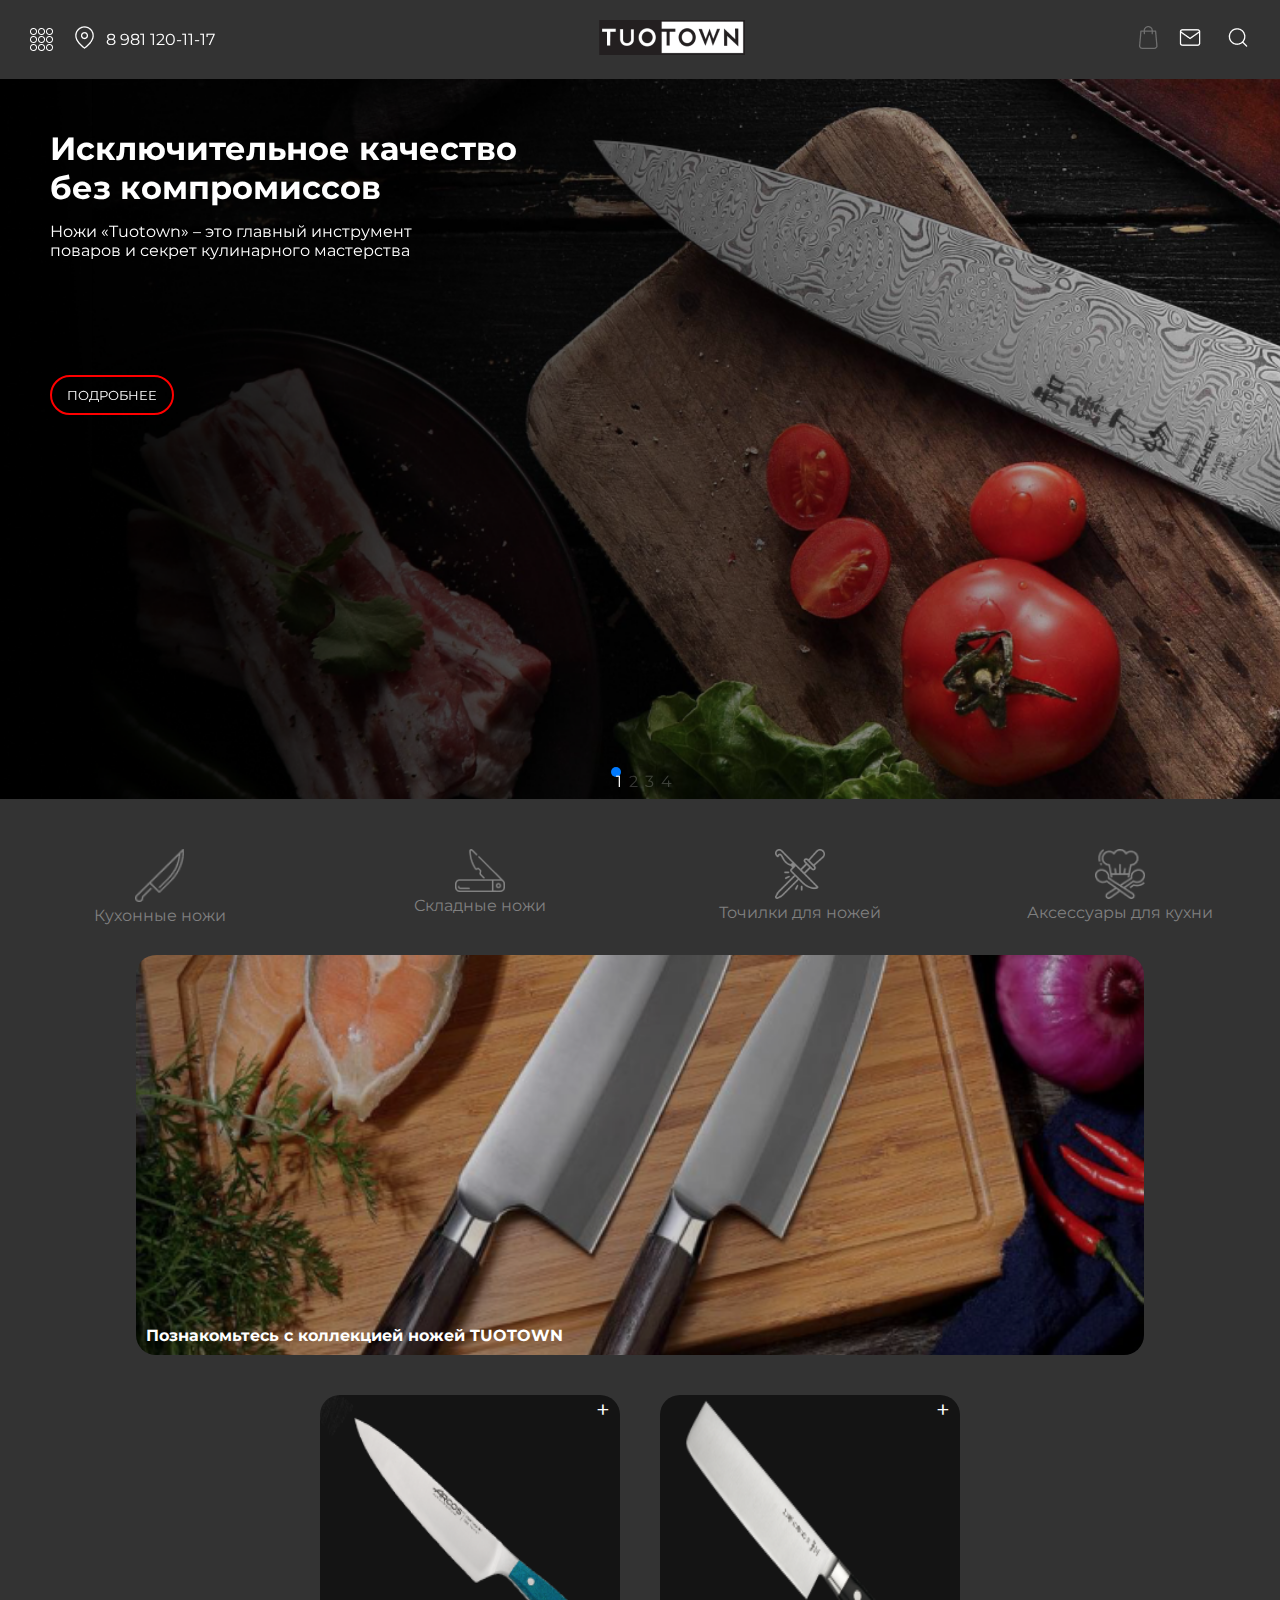
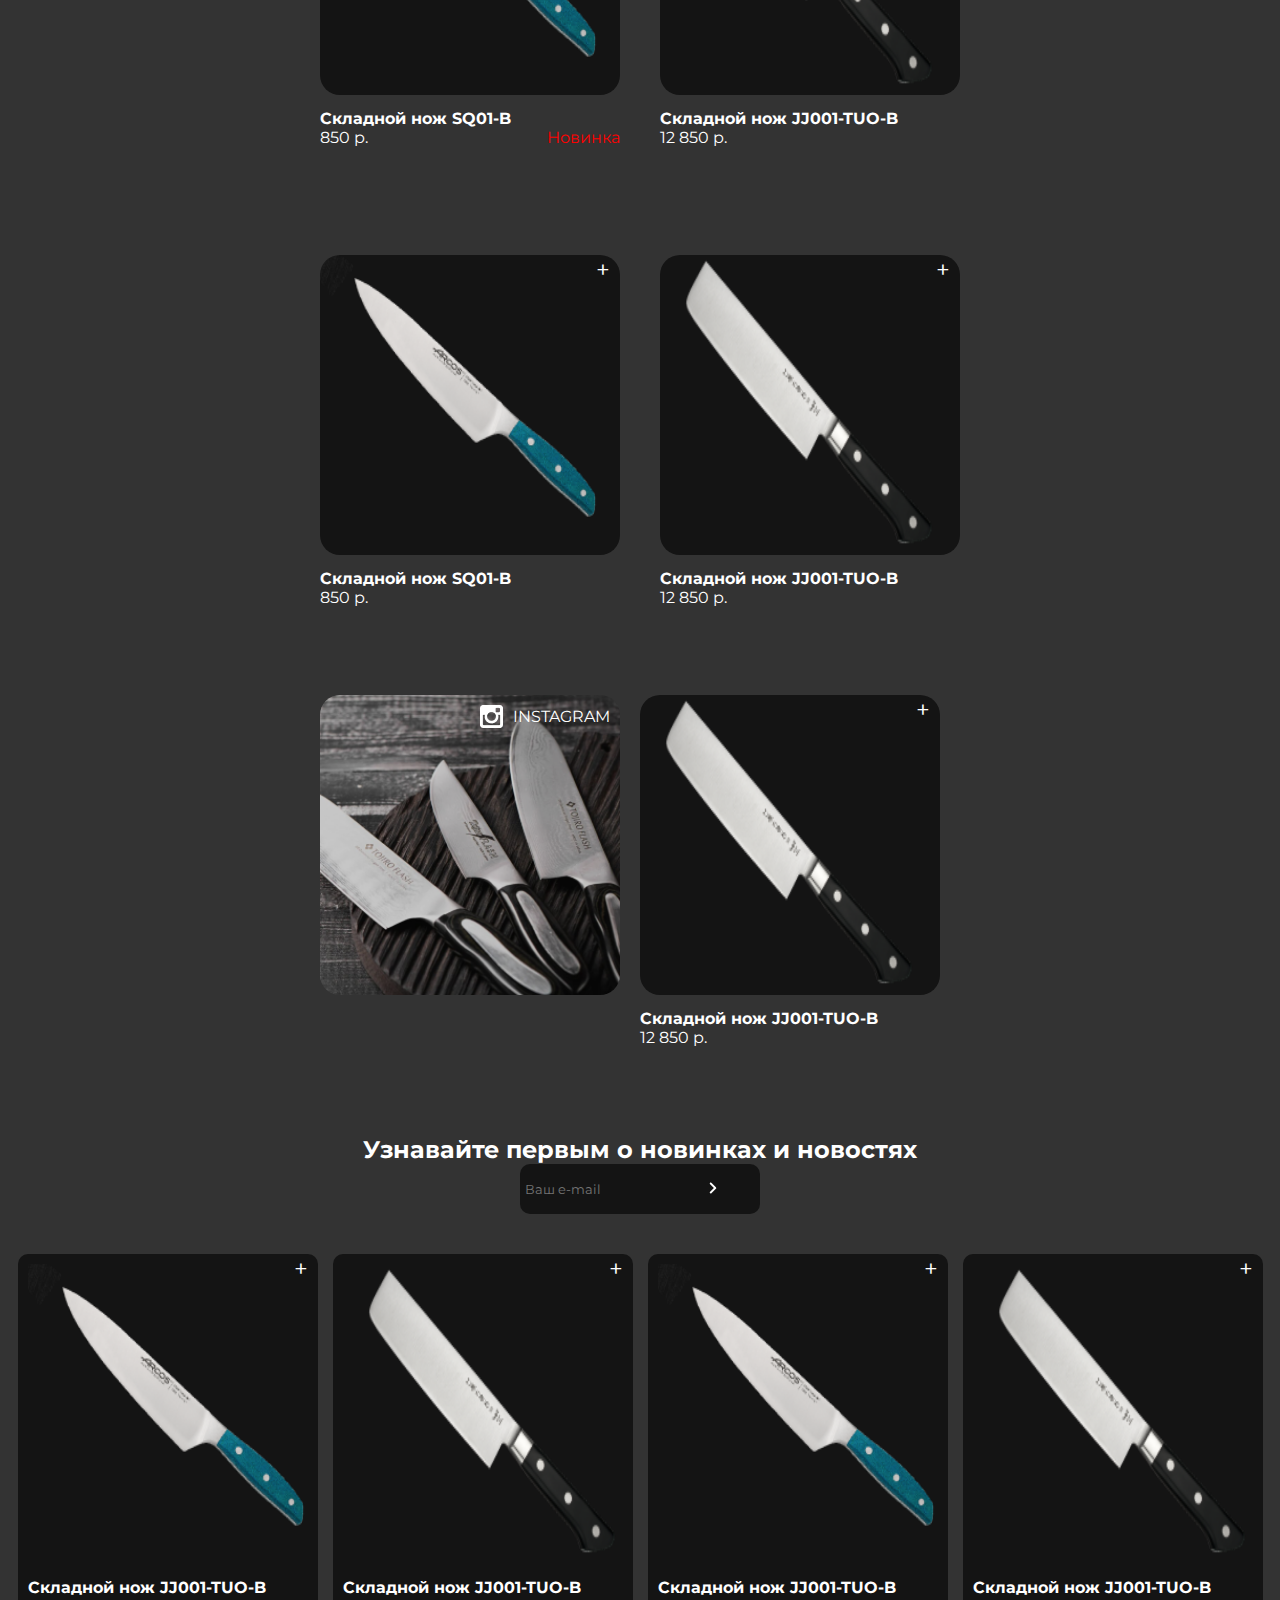
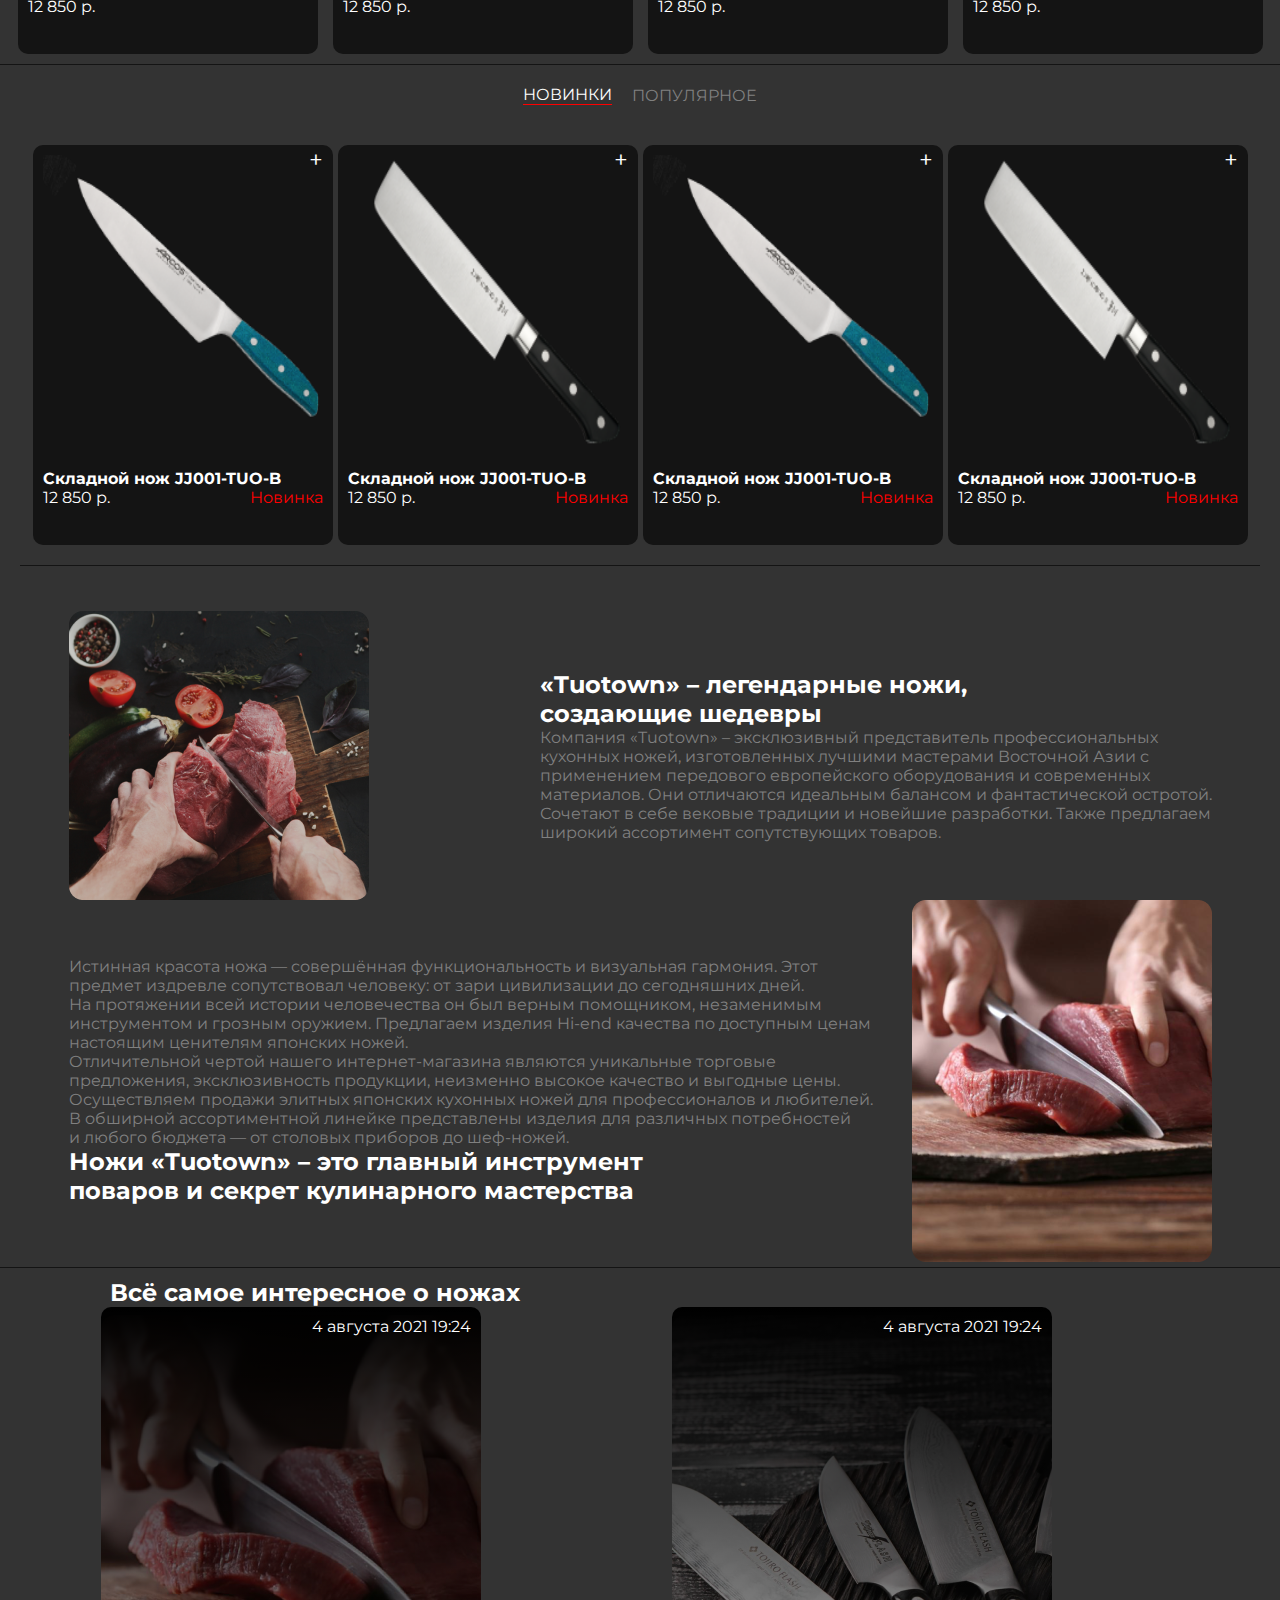
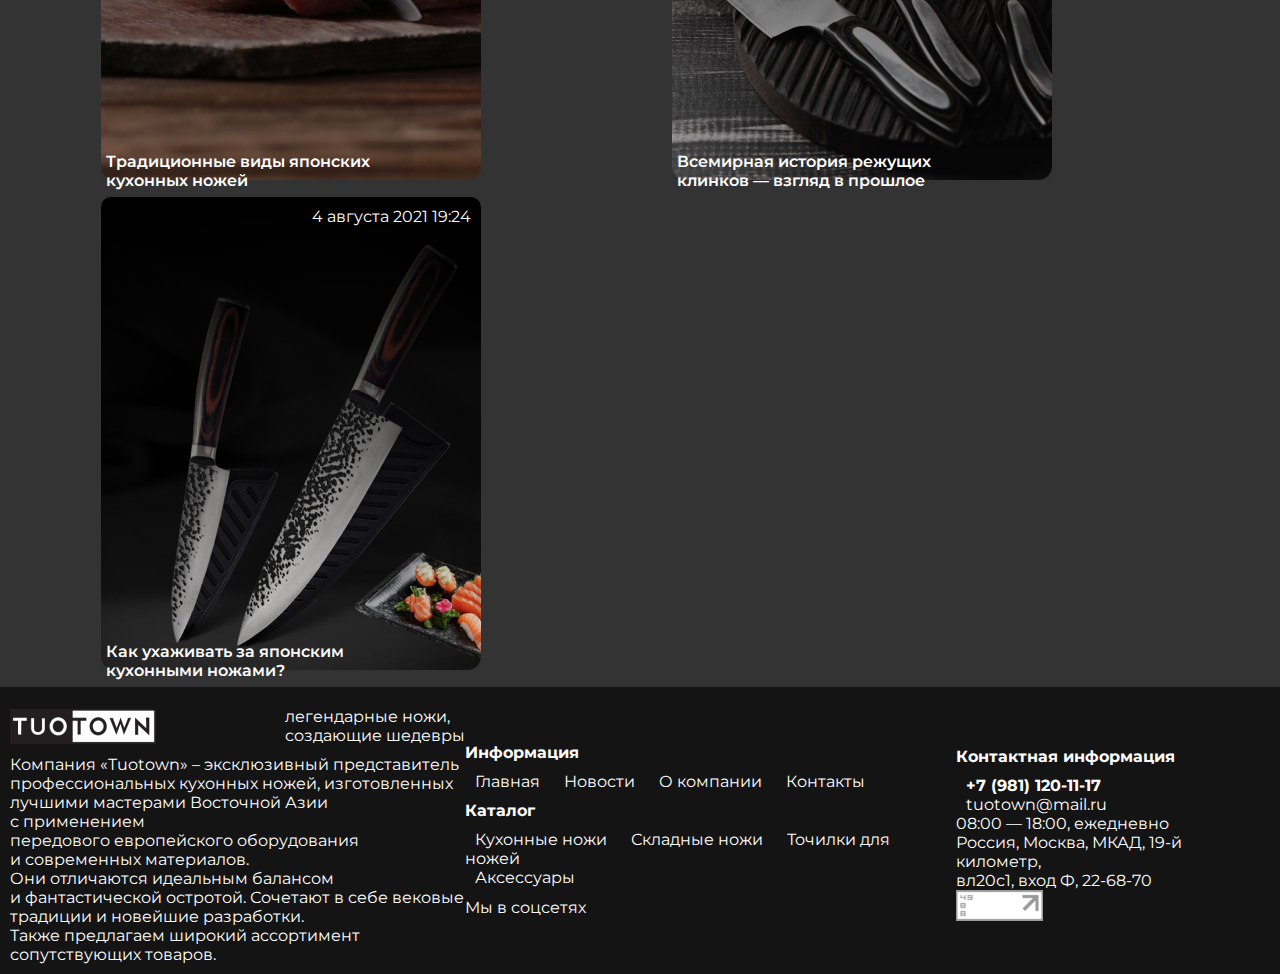
<file: index.html>
<!DOCTYPE html>
<html lang="en">
<head>
    <meta charset="UTF-8">
    <meta name="viewport" content="width=device-width, initial-scale=1.0">
    <!-- Bootsatrap link -->
    <link href="https://cdn.jsdelivr.net/npm/bootstrap@5.0.2/dist/css/bootstrap.min.css" rel="stylesheet" integrity="sha384-EVSTQN3/azprG1Anm3QDgpJLIm9Nao0Yz1ztcQTwFspd3yD65VohhpuuCOmLASjC" crossorigin="anonymous">
    <!-- Style link -->
     <link rel="stylesheet" href="./HomeStyle/index.css">
     <!-- Icons link -->
     <link rel="stylesheet" href="https://cdnjs.cloudflare.com/ajax/libs/font-awesome/6.6.0/css/all.min.css" integrity="sha512-Kc323vGBEqzTmouAECnVceyQqyqdsSiqLQISBL29aUW4U/M7pSPA/gEUZQqv1cwx4OnYxTxve5UMg5GT6L4JJg==" crossorigin="anonymous" referrerpolicy="no-referrer" />
    <!-- Swiper link -->
    <link rel="stylesheet" href="https://cdn.jsdelivr.net/npm/swiper@11/swiper-bundle.min.css"/>
    <!-- Logo -->
     <link rel="shortcut icon" href="./img/Home-img/card/Logo.png" type="image/x-icon">
     <title>TUOTOWN</title>
</head>
<body>
<!-- Navbar section start -->
<div class="head-all">
    <nav id="navbar">
        <div class="nav-lockal">
            <img src="./img/Home-img/icons/menu.png" alt="" class="bars">
            <a href="./Map.html"><img src="./img/Home-img/icons/map.png" alt="" class="nav-locka"></a>
            <a href="tel:8 981 120-11-17" class="tel">8 981 120-11-17</a>
            <div class="nav-phone">
                <a href="tel:8 981 120-11-17"><img src="./img/Home-img/icons/header icon.png" alt=""></a>
                <a href="./Basket.html"><img src="./img/Home-img/icons/shop.png" alt=""></a>
            </div>
        </div>
        <div class="nav-logo">
            <img src="./img/Home-img/card/Logo.png" alt="">
        </div>
        <div class="nav-email">
            <a href="./Basket.html" class="nav-shop"><img src="./img/Home-img/icons/shop.png" alt="" class="nav-shop"></a>
            <div class="nav-email2">
                <a href="./servis.html"><img src="./img/Home-img/icons/mail.png" alt=""></a>
                <a href=""><img src="./img/Home-img/icons/search.png" alt=""></a>
            </div>
        </div>
        <ul class="nav-list">
            <div class="nav-bars">
                <img src="./img/Home-img/icons/Vector.png" alt="" class="nav-menu">
                <div class="nav-email3">
                    <a href="./servis.html"><img src="./img/Home-img/icons/mail.png" alt=""></a>
                    <a href=""><img src="./img/Home-img/icons/search.png" alt=""></a>
                </div>
            </div>
            <li class="nav-itm">
                <a href="./Catalog-2.html">Кухонные ножи TUOTOWN</a>
            </li>
            <li class="nav-itm">
                <a href="./Catalog-2.html">Складные ножи TUOTOWN</a>
            </li>
            <li class="nav-itm">
                <a href="">Кухонные ножи QXF</a>
            </li>
            <li class="nav-itm">
                <a href="./Catalog-2.html">Точильные камни</a>
            </li>
            <li class="nav-itm">
                <a href="./Catalog-2.html">Наборы для BBQ</a>
            </li>
            <li class="nav-itm">
                <a href="./Catalog-2.html">Кухонные принадлежности</a>
            </li>
            <li class="nav-itm">
                <a href="./Catalog-2.html">Туристические товары</a>
            </li>
            <div class="nav-contact">
                <a href="./Product.html">Новости</a> <br>
                <a href="./Catalog.html">О компании</a> <br>
                <a href="./servis.html">Контакты</a> <br>
                <a href="./Catalog.html">Как проехать</a>
            </div>
        </ul>
    </nav>
</div>
<!-- Navbar section end -->
<!-- Head section start -->
    <div class="swiper mySwiper head-slider">
        <div class="swiper-wrapper">
          <div class="swiper-slide">
            <header id="head">
                <div class="head-all2">
                    <h1>Исключительное качество <br> без компромиссов</h1>
                    <div class="head-text">Ножи «Tuotown» – это главный инструмент <br> поваров и секрет кулинарного мастерства</div>
                    <button class="head-btn1">Купить</button>
                    <button class="head-btn">ПОДРОБНЕЕ</button>
                </div>
            </header>
          </div>
          <div class="swiper-slide">
                <header id="head">
        <div class="head-all2">
            <h1>Исключительное качество <br> без компромиссов</h1>
            <div class="head-text">Ножи «Tuotown» – это главный инструмент <br> поваров и секрет кулинарного мастерства</div>
            <button class="head-btn1">Купить</button>
            <button class="head-btn">ПОДРОБНЕЕ</button>
        </div>
    </header>
          </div>
          <div class="swiper-slide">
                <header id="head">
        <div class="head-all2">
            <h1>Исключительное качество <br> без компромиссов</h1>
            <div class="head-text">Ножи «Tuotown» – это главный инструмент <br> поваров и секрет кулинарного мастерства</div>
            <button class="head-btn1">Купить</button>
            <button class="head-btn">ПОДРОБНЕЕ</button>
        </div>
    </header>
          </div>
          <div class="swiper-slide">
                <header id="head">
        <div class="head-all2">
            <h1>Исключительное качество <br> без компромиссов</h1>
            <div class="head-text">Ножи «Tuotown» – это главный инструмент <br> поваров и секрет кулинарного мастерства</div>
            <button class="head-btn1">Купить</button>
            <button class="head-btn">ПОДРОБНЕЕ</button>
        </div>
    </header>
          </div>
        </div>
        <div class="swiper-pagination"></div>
      </div>
<!-- Head section end -->

<!-- Icons section start -->
    <section id="icons">
        <div class="icons-card">
            <img src="./img/Home-img/card/Knif card.png" alt=""> <br>
            <a href="./Catalog-2.html">Кухонные ножи</a>
        </div>
        <div class="icons-card">
            <img src="./img/Home-img/card/knif card 2.png" alt=""> <br>
            <a href="./Catalog-2.html">Складные ножи</a>
        </div>
        <div class="icons-card">
            <img src="./img/Home-img/card/knif card 3.png" alt=""> <br>
            <a href="./Catalog-2.html">Точилки для ножей</a>
        </div>
        <div class="icons-card">
            <img src="./img/Home-img/card/knif card 4.png" alt=""> <br>
            <a href="./Catalog-2.html">Аксессуары для кухни</a>
        </div>
    </section>
<!-- Icons section end -->

<!-- Main section start -->
    <section id="main">
        <div class="main-all">
            <div class="main-cards">
                <div class="main-card main-img">
                    <div>Познакомьтесь с коллекцией ножей TUOTOWN</div>
                </div>
                <div class="main-card">
                    <div class="main-card-div">
                        <div class="main-imgs">
                            <img src="./img/Home-img/card/knif 11.png" alt="">
                            <span>+
                                <img src="./img/Home-img/icons/Vector (1).png" alt="">
                            </span>
                        </div>
                        <div class="m-bold">Складной нож SQ01-B</div>
                        <div class="m-price">
                            <div>850 р.</div>
                            <span>Новинка</span>
                        </div>
                    </div>
                    <div class="main-card-div">
                        <div class="main-imgs">
                            <img src="./img/Home-img/card/knif 12.png" alt="">
                            <span>+
                                <img src="./img/Home-img/icons/Vector (1).png" alt="">
                            </span>
                        </div>
                        <div class="m-bold">Складной нож JJ001-TUO-B</div>
                        <div class="m-price">
                            <div>12 850 р.</div>
                        </div>
                    </div>
                </div>
            </div>
            <div class="main-cards">
                <div class="main-card">
                    <div class="main-card-div">
                        <div class="main-imgs">
                            <img src="./img/Home-img/card/knif 11.png" alt="">
                            <span>+
                                <img src="./img/Home-img/icons/Vector (1).png" alt="">
                            </span>
                        </div>
                        <div class="m-bold">Складной нож SQ01-B</div>
                        <div class="m-price">
                            <div>850 р.</div>
                        </div>
                    </div>
                    <div class="main-card-div">
                        <div class="main-imgs">
                            <img src="./img/Home-img/card/knif 12.png" alt="">
                            <span>+
                                <img src="./img/Home-img/icons/Vector (1).png" alt="">
                            </span>
                        </div>
                        <div class="m-bold">Складной нож JJ001-TUO-B</div>
                        <div class="m-price">
                            <div>12 850 р.</div>
                        </div>
                    </div>
                </div>
                <div class="main-card">
                    <a href="https://www.instagram.com/" class="main-img2">
                        <div><img src="./img/Home-img/icons/instagram.png" alt=""> INSTAGRAM</div>
                    </a>
                    <div class="main-card-div">
                        <div class="main-imgs">
                            <img src="./img/Home-img/card/knif 12.png" alt="">
                            <span>+
                                <img src="./img/Home-img/icons/Vector (1).png" alt="">
                            </span>
                        </div>
                        <div class="m-bold">Складной нож JJ001-TUO-B</div>
                        <div class="m-price">
                            <div>12 850 р.</div>
                        </div>
                    </div>
                </div>
            </div>
        </div>
    </section>
<!-- Main section end -->

<!-- Main-res section start -->
    <section id="main-res">
        <div class="main-res-all">
            <div class="res-card">
                <img src="./img/Home-img/card/instagram.png" alt="">
                <div class="res-bold">Исключительное качество без <br> компромиссов</div>
                <p>Ножи «Tuotown» — это главный <br> инструмент поваров и секрет <br> кулинарного мастерства</p>
            </div>
            <div class="res-card">
                <img src="./img/Home-img/card/res knif.png" alt="">
                <div class="res-bold">Исключительное качество без <br> компромиссов</div>
                <p>Ножи «Tuotown» — это главный <br> инструмент поваров и секрет <br> кулинарного мастерства</p>
            </div>
            <div class="res-slid">
                <img src="./img/Home-img/card/res knifes.png" alt="">
            </div>
            <div class="res-k">
                <img src="./img/Home-img/card/res-kinife2.png" alt="">
            </div>
            <div class="res-kinif">
                <div class="res-x">Характеристики</div>
                <img src="./img/Home-img/card/res anal.png" alt="">
                <div class="res-text">
                    <div>Длина лезвия</div>
                    <div>24 см</div>
                </div>
                <div class="res-text">
                    <div>Длина лезвия</div>
                    <div>24 см</div>
                </div>
                <div class="res-text">
                    <div>Длина лезвия</div>
                    <div>24 см</div>
                </div>
                <div class="res-text">
                    <div>Длина лезвия</div>
                    <div>24 см</div>
                </div>
                <div class="res-harak">
                    <div class="r-plus">+</div>
                    <div class="res-t">больше характеристик</div>
                </div>
            </div>
        </div>
    </section>
<!-- Main-res section end -->

<!-- Cards section start -->
    <section id="cards">
        <div class="cards-text">Аксессуары (9)</div>
        <h2>Узнавайте первым о новинках и новостях</h2>
        <form class="cards-inputs" action="error">
            <input type="email" placeholder="Ваш e-mail" required>
            <button class="cards-right" type="submit"><img src="./img/Home-img/icons/right.png" alt=""></button>
        </form>
        <div class="cards-all">
            <div class="cards-card">
                    <div class="cards-card-div">
                        <div class="card-imgs">
                            <img src="./img/Home-img/card/knif 11.png" alt="" class="cards-img">
                            <span>+
                                <img src="./img/Home-img/icons/Vector (1).png" alt="">
                            </span>
                        </div>
                        <div class="m-bold">Складной нож JJ001-TUO-B</div>
                        <div class="m-price">
                            <div>12 850 р.</div>
                        </div>
                    </div>
            </div>
            <div class="cards-card">
                    <div class="cards-card-div">
                        <div class="card-imgs">
                            <img src="./img/Home-img/card/knif 12.png" alt="" class="cards-img">
                            <span>+
                                <img src="./img/Home-img/icons/Vector (1).png" alt="">
                            </span>
                        </div>
                        <div class="m-bold">Складной нож JJ001-TUO-B</div>
                        <div class="m-price">
                            <div>12 850 р.</div>
                        </div>
                    </div>
            </div>
            <div class="cards-card">
                     <div class="cards-card-div">
                        <div class="card-imgs">
                            <img src="./img/Home-img/card/knif 11.png" alt="" class="cards-img">
                            <span>+
                                <img src="./img/Home-img/icons/Vector (1).png" alt="">
                            </span>
                        </div>
                        <div class="m-bold">Складной нож JJ001-TUO-B</div>
                        <div class="m-price">
                            <div>12 850 р.</div>
                        </div>
                    </div>
            </div>
            <div class="cards-card">
                    <div class="cards-card-div">
                        <div class="card-imgs">
                            <img src="./img/Home-img/card/knif 12.png" alt="" class="cards-img">
                            <span>+
                                <img src="./img/Home-img/icons/Vector (1).png" alt="">
                            </span>
                        </div>
                        <div class="m-bold">Складной нож JJ001-TUO-B</div>
                        <div class="m-price">
                            <div>12 850 р.</div>
                        </div>
                    </div>
            </div>
        </div>
    </section>
<!-- Cards section end -->

<!-- Cards2 section start -->
    <section id="cards2">
        <div class="cards2-text">
            <div>НОВИНКИ</div>
            <div>ПОПУЛЯРНОЕ</div>
        </div>
        <div class="cards2-all">
            <div class="cards-card-div">
                <div class="card-imgs">
                    <img src="./img/Home-img/card/knif 11.png" alt="" class="cards-img">
                    <span>+
                        <img src="./img/Home-img/icons/Vector (1).png" alt="">
                    </span>
                </div>
                <div class="m-bold">Складной нож JJ001-TUO-B</div>
                <div class="m-price">
                    <div>12 850 р.</div>
                    <span>Новинка</span>
                </div>
            </div>
            <div class="cards-card-div">
                <div class="card-imgs">
                    <img src="./img/Home-img/card/knif 12.png" alt="" class="cards-img">
                    <span>+
                        <img src="./img/Home-img/icons/Vector (1).png" alt="">
                    </span>
                </div>
                <div class="m-bold">Складной нож JJ001-TUO-B</div>
                <div class="m-price">
                    <div>12 850 р.</div>
                    <span>Новинка</span>
                </div>
            </div>
            <div class="cards-card-div">
                <div class="card-imgs">
                    <img src="./img/Home-img/card/knif 11.png" alt="" class="cards-img">
                    <span>+
                        <img src="./img/Home-img/icons/Vector (1).png" alt="">
                    </span>
                </div>
                <div class="m-bold">Складной нож JJ001-TUO-B</div>
                <div class="m-price">
                    <div>12 850 р.</div>
                    <span>Новинка</span>
                </div>
            </div>
            <div class="cards-card-div">
                <div class="card-imgs">
                    <img src="./img/Home-img/card/knif 12.png" alt="" class="cards-img">
                    <span>+
                        <img src="./img/Home-img/icons/Vector (1).png" alt="">
                    </span>
                </div>
                <div class="m-bold">Складной нож JJ001-TUO-B</div>
                <div class="m-price">
                    <div>12 850 р.</div>
                    <span>Новинка</span>
                </div>
            </div>
        </div>
    </section>
<!-- Cards2 section end -->

<!-- About section start -->
    <section id="about">
        <div class="about-cards">
            <div class="about-card">
                <img src="./img/Home-img/card/meal.png" alt="">
                <div class="about-text">
                    <h2>«Tuotown» – легендарные ножи, <BR> создающие шедевры</h2>
                    <p>Компания «Tuotown» – эксклюзивный представитель профессиональных <br>
                        кухонных ножей, изготовленных лучшими мастерами Восточной Азии с <br>
                        применением передового европейского оборудования и современных <br>
                        материалов. Они отличаются идеальным балансом и фантастической остротой. <br>
                        Сочетают в себе вековые традиции и новейшие разработки. Также предлагаем <br>
                        широкий ассортимент сопутствующих товаров.</p>
                </div>
            </div>
            <div class="about-card">
                <div class="about-text">
                    <p>Истинная красота ножа — совершённая функциональность и визуальная гармония. Этот <br>
                        предмет издревле сопутствовал человеку: от зари цивилизации до сегодняшних дней. <br>
                        На протяжении всей истории человечества он был верным помощником, незаменимым <br>
                        инструментом и грозным оружием. Предлагаем изделия Hi-end качества по доступным ценам <br>
                        настоящим ценителям японских ножей.</p>
                    <p>Отличительной чертой нашего интернет-магазина являются уникальные торговые <br>
                        предложения, эксклюзивность продукции, неизменно высокое качество и выгодные цены. <br>
                        Осуществляем продажи элитных японских кухонных ножей для профессионалов и любителей. <br>
                        В обширной ассортиментной линейке представлены изделия для различных потребностей <br>
                        и любого бюджета — от столовых приборов до шеф-ножей.</p>
                    <h2>Ножи «Tuotown» – это главный инструмент <br> поваров и секрет кулинарного мастерства</h2>
                </div>
                <img src="./img/Home-img/card/meal 2.png" alt="" class="about-img">
                <img src="./img/Home-img/card/knife ar.png" alt="" class="about-img2">
            </div>
            <div class="about-card2">
                <img src="./img/Home-img/card/meal 2.png" alt="" class="about-img3">
                <div class="about-text">
                    <p>Отличительной чертой нашего <br>
                        интернет-магазина являются <br>
                        уникальные торговые предложения, <br>
                        эксклюзивность продукции, неизменно <br>
                        высокое качество и выгодные цены. </p>
                    <p>Осуществляем продажи элитных <br>
                        японских кухонных ножей <br>
                        для профессионалов и любителей. <br>
                        В обширной ассортиментной линейке <br>
                        представлены изделия для различных <br>
                        потребностей и любого бюджета — <br>
                        от столовых приборов до шеф-ножей.</p>
                </div>
            </div>
        </div>
    </section>
<!-- About section end -->

<!-- Novosti section start -->
    <section id="novosti">
        <h2>Всё самое интересное о ножах</h2>
        <div class="novosti-all">
            <div class="novosti-card1 novost-card" id="novost-cards">
                <div class="n-card-all">
                    <div class="novosti-data">4 августа 2021 19:24</div>
                    <p>Традиционные виды японских <br> кухонных ножей</p>
                </div>
            </div>
            <div class="novosti-card2 novost-card" id="novost-cards">
                <div class="n-card-all">
                    <div class="novosti-data">4 августа 2021 19:24</div>
                    <p>Всемирная история режущих <br> клинков — взгляд в прошлое</p>
                </div>
            </div>
            <div class="novosti-card3 novost-card" id="novost-cards">
                <div class="n-card-all">
                    <div class="novosti-data">4 августа 2021 19:24</div>
                    <p>Как ухаживать за японским <br> кухонными ножами?</p>
                </div>
            </div>
        </div>
    </section>
<!-- Novosti section end -->

<!-- Footer-Btn section start -->
    <form id="f-btn" action="erorr">
        <h3>Узнавайте первым о новинках и новостях</h3>
        <div class="f-btn">
            <input type="email" placeholder="Ваш e-mail" required>
            <button type="submit"><i class="fa-solid fa-arrow-right"></i></button>
        </div>
    </form>
<!-- Footer-Btn section end -->

<!-- Footer section start -->
    <footer id="footer">
        <div class="footer-cards">
            <div class="footer-card">
                <div class="footer-logo">
                    <img src="./img/Home-img/card/Logo.png" alt="">
                    <div>легендарные ножи, <br> создающие шедевры</div>
                </div>
                <p>Компания «Tuotown» – эксклюзивный представитель <br>
                    профессиональных кухонных ножей, изготовленных <br>
                    лучшими мастерами Восточной Азии с применением <br>
                    передового европейского оборудования <br>
                    и современных материалов. </p>
                <p>Они отличаются идеальным балансом <br>
                    и фантастической остротой. Сочетают в себе вековые <br>
                    традиции и новейшие разработки. <br>
                    Также предлагаем широкий ассортимент <br>
                    сопутствующих товаров.</p>
            </div>
            <div class="footer-card">
                <div class="footer-text">Информация</div>
                <div class="footer-nav">
                    <a href="">Главная</a>
                    <a href="./Product.html">Новости</a>
                    <a href="./Catalog.html">О компании</a>
                    <a href="./servis.html">Контакты</a>
                </div>
                <div class="footer-text">Каталог</div>
                <div class="footer-nav">
                    <a href="./Catalog-2.html">Кухонные ножи</a>
                    <a href="./Catalog-2.html">Складные ножи</a>
                    <a href="./Catalog-2.html">Точилки для ножей</a> <br>
                    <a href="./Catalog-2.html">Аксессуары</a>
                </div>
                <div class="footer-icons">
                    <div>Мы в соцсетях</div>
                    <div class="footer-icon">
                        <a href="https://www.facebook.com/"><i class="fa-brands fa-facebook"></i></a>
                        <a href="https://webflow.com/"><i class="fa-brands fa-webflow"></i></a>
                        <a href="https://www.instagram.com/"><i class="fa-brands fa-instagram"></i></a>
                        <a href="https://www.youtube.com/"><i class="fa-brands fa-youtube"></i></a>
                    </div>
                </div>
            </div>
            <div class="footer-card">
                <div class="footer-text">Контактная информация</div>
                <a href="tel:+7 (981) 120-11-17" class="footer-text">+7 (981) 120-11-17</a> <br>
                <a href="tuotown@mail.ru">tuotown@mail.ru</a>
                <p>08:00 — 18:00, ежедневно</p>
                <p>Россия, Москва, МКАД, 19-й километр, <br>
                    вл20с1, вход Ф, 22-68-70</p>
                <img src="./img/Home-img/card/image 9.png" alt="">
            </div>
        </div>
    </footer>
<!-- Footer section end -->
<!-- Swiper link -->
    <script src="https://cdn.jsdelivr.net/npm/swiper@11/swiper-bundle.min.js"></script>
<!-- Script link -->
    <script src="./Js/HomeJs/index.js"></script>
</body>
</html>
</file>
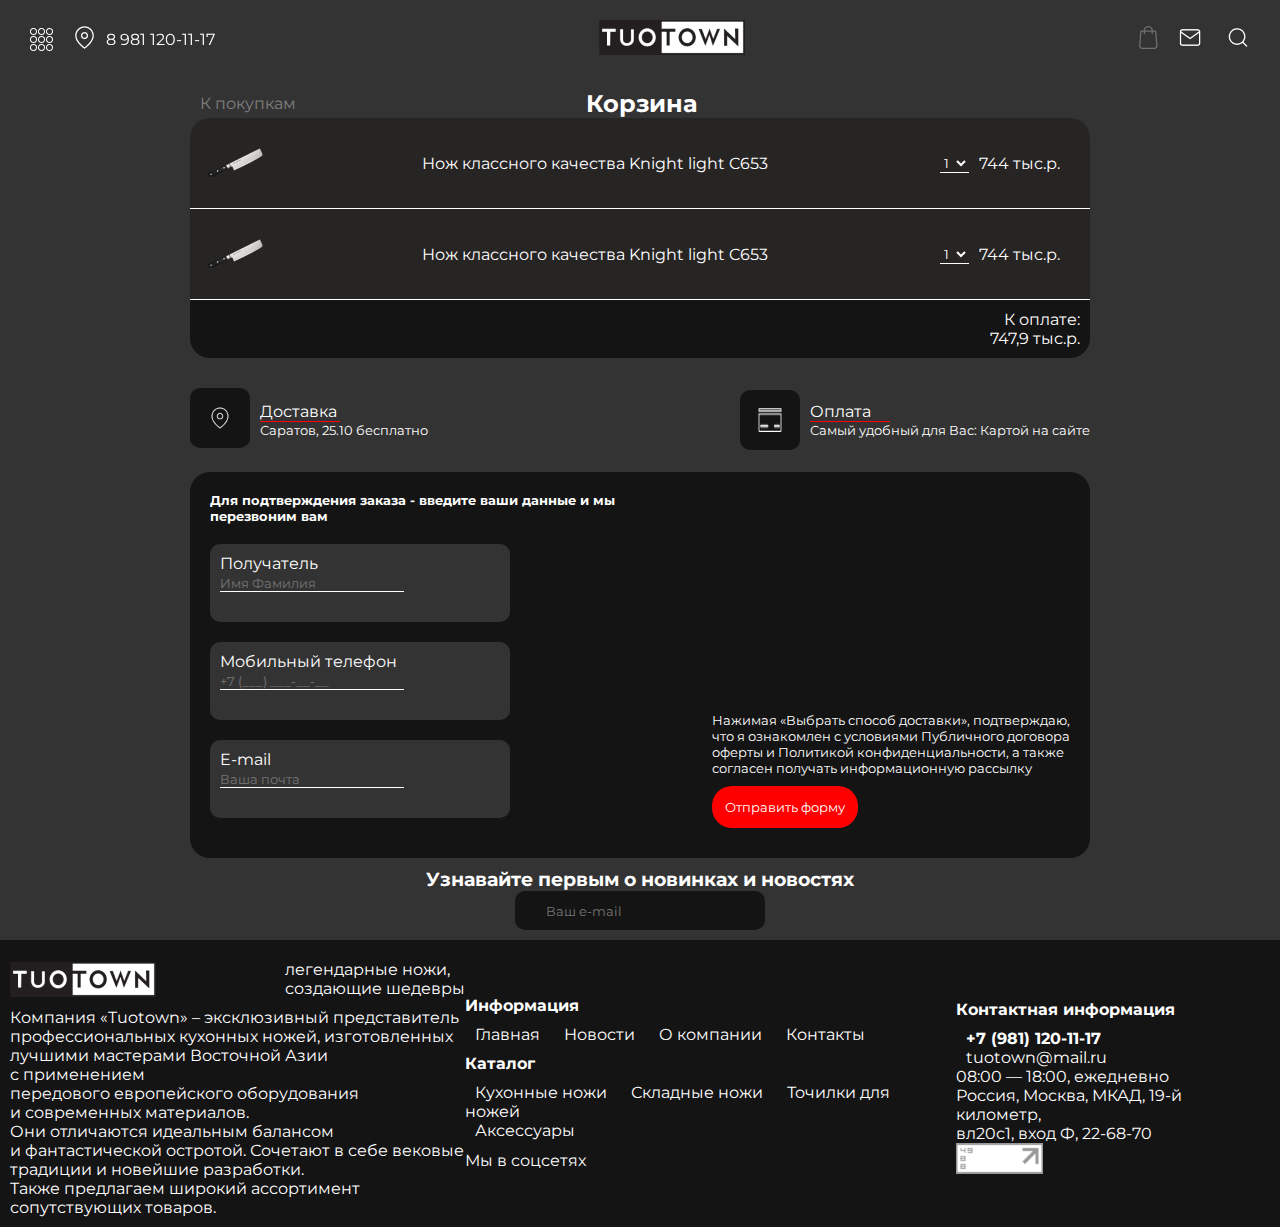
<file: Basket.html>
<!DOCTYPE html>
<html lang="en">
<head>
    <meta charset="UTF-8">
    <meta name="viewport" content="width=device-width, initial-scale=1.0">
    <!-- Bootsatrap link -->
    <link href="https://cdn.jsdelivr.net/npm/bootstrap@5.0.2/dist/css/bootstrap.min.css" rel="stylesheet" integrity="sha384-EVSTQN3/azprG1Anm3QDgpJLIm9Nao0Yz1ztcQTwFspd3yD65VohhpuuCOmLASjC" crossorigin="anonymous">
    <!-- Style link -->
     <link rel="stylesheet" href="./BasketStyle/basket.css">
     <!-- Icons link -->
     <link rel="stylesheet" href="https://cdnjs.cloudflare.com/ajax/libs/font-awesome/6.6.0/css/all.min.css" integrity="sha512-Kc323vGBEqzTmouAECnVceyQqyqdsSiqLQISBL29aUW4U/M7pSPA/gEUZQqv1cwx4OnYxTxve5UMg5GT6L4JJg==" crossorigin="anonymous" referrerpolicy="no-referrer" />
    <!-- Swiper link -->
    <link rel="stylesheet" href="https://cdn.jsdelivr.net/npm/swiper@11/swiper-bundle.min.css"/>
     <title>TUOTOWN</title>
</head>
<body>
<!-- Navbar section start -->
<div class="head-all">
    <nav id="navbar">
        <div class="nav-lockal">
            <img src="./img/Home-img/icons/menu.png" alt="" class="bars">
            <a href="./Map.html"><img src="./img/Home-img/icons/map.png" alt="" class="nav-locka"></a>
            <a href="tel:8 981 120-11-17" class="tel">8 981 120-11-17</a>
            <div class="nav-phone">
                <a href="tel:8 981 120-11-17"><img src="./img/Home-img/icons/header icon.png" alt=""></a>
                <a href="./Basket.html"><img src="./img/Home-img/icons/shop.png" alt=""></a>
            </div>
        </div>
        <div class="nav-logo">
            <img src="./img/Home-img/card/Logo.png" alt="">
        </div>
        <div class="nav-email">
            <a href="./Basket.html" class="nav-shop"><img src="./img/Home-img/icons/shop.png" alt="" class="nav-shop"></a>
            <div class="nav-email2">
                <a href="./servis.html"><img src="./img/Home-img/icons/mail.png" alt=""></a>
                <a href=""><img src="./img/Home-img/icons/search.png" alt=""></a>
            </div>
        </div>
        <ul class="nav-list">
            <div class="nav-bars">
                <img src="./img/Home-img/icons/Vector.png" alt="" class="nav-menu">
                <div class="nav-email3">
                    <a href="./servis.html"><img src="./img/Home-img/icons/mail.png" alt=""></a>
                    <a href=""><img src="./img/Home-img/icons/search.png" alt=""></a>
                </div>
            </div>
            <li class="nav-itm">
                <a href="./Catalog-2.html">Кухонные ножи TUOTOWN</a>
            </li>
            <li class="nav-itm">
                <a href="./Catalog-2.html">Складные ножи TUOTOWN</a>
            </li>
            <li class="nav-itm">
                <a href="./Catalog-2.html">Кухонные ножи QXF</a>
            </li>
            <li class="nav-itm">
                <a href="./Catalog-2.html">Точильные камни</a>
            </li>
            <li class="nav-itm">
                <a href="./Catalog-2.html">Наборы для BBQ</a>
            </li>
            <li class="nav-itm">
                <a href="./Catalog-2.html">Кухонные принадлежности</a>
            </li>
            <li class="nav-itm">
                <a href="./Catalog-2.html">Туристические товары</a>
            </li>
            <div class="nav-contact">
                <a href="./Product.html">Новости</a> <br>
                <a href="./Catalog.html">О компании</a> <br>
                <a href="./servis.html">Контакты</a> <br>
                <a href="./Catalog.html">Как проехать</a>
            </div>
        </ul>
    </nav>
</div>
<!-- Navbar section end -->

<!-- Main section start -->
    <main id="main">
        <div class="main-k">
            <div class="main-k2">
                <i class="fa-solid fa-arrow-left"></i>
                <div>К покупкам</div>
            </div>
            <h2>Корзина</h2>
        </div>
        <div class="main-all">
            <div class="main-card">
                <img src="./img/Basket-img/card/img.png" alt="">
                <div class="main-korzinka">Нож классного качества Knight light C653</div>
                <div class="main-pice">
                    <select class="main-sel">
                        <option>1</option>
                        <option>2</option>
                        <option>3</option>
                        <option>4</option>
                        <option>5</option>
                        <option>6</option>
                        <option>7</option>
                    </select>
                    <div>744 тыс.р.</div>
                    <i class="fas fa-x"></i>
                </div>
            </div>
            <div class="main-card">
                <img src="./img/Basket-img/card/img.png" alt="">
                <div class="main-korzinka">Нож классного качества Knight light C653</div>
                <div class="main-pice">
                    <select class="main-sel">
                        <option>1</option>
                        <option>2</option>
                        <option>3</option>
                        <option>4</option>
                        <option>5</option>
                        <option>6</option>
                        <option>7</option>
                    </select>
                    <div>744 тыс.р.</div>
                    <i class="fas fa-x"></i>
                </div>
            </div>
            <div class="main-total">
                <div>К оплате:</div>
                <div>747,9 тыс.р.</div>
            </div>
        </div>
    </main>
<!-- Main section end -->   

<!-- Location section start -->
    <section id="location">
        <div class="location-all">
            <div class="location-card">
                <a href="./Map.html"><img src="./img/Basket-img/card/header icon (1).png" alt=""></a>
                <div class="l-text">
                    <p>Доставка</p>
                    <div>Саратов, 25.10 бесплатно</div>
                </div>
            </div>
            <div class="location-card">
                <img src="./img/Basket-img/card/Vector (2).png" alt="">
                <div class="l-text">
                    <p>Оплата</p>
                    <div>Самый удобный для Вас: Картой на сайте</div>
                </div>
            </div>
        </div>
    </section>
<!-- Location section end -->

<!-- Zakaz section start -->
    <section id="zakaz">
        <div class="zakaz-all">
            <h5>Для подтверждения заказа - введите ваши данные и мы <br> перезвоним вам</h5>
            <form class="zakaz-cards" action="erorr">
                <div class="zakaz-c-all">
                    <div class="zakaz-input">
                        <div>Получатель</div>
                        <input type="text" placeholder="Имя Фамилия" required>
                    </div>
                    <div class="zakaz-input">
                        <div>Мобильный телефон</div>
                        <input type="number" placeholder="+7 (___) ___-__-__" required>
                    </div>
                    <div class="zakaz-input">
                        <div>E-mail</div>
                        <input type="email" placeholder="Ваша почта" required>
                    </div>
                </div>
                <div class="zakaz-c-alll">
                    <div class="redd">Нажимая «Выбрать способ доставки», подтверждаю, <br>
                        что я ознакомлен с условиями Публичного договора <br>
                        оферты и Политикой конфиденциальности, а также <br>
                        согласен получать информационную рассылку</div>
                    <button class="zakaz-btn">Отправить форму</button>
                </div>
            </form>
        </div>
    </section>
<!-- Zakaz section end -->

<!-- Footer-Btn section start -->
<form id="f-btn" action="erorr">
    <h3>Узнавайте первым о новинках и новостях</h3>
    <div class="f-btn">
        <input type="email" placeholder="Ваш e-mail" required>
        <button type="submit"><i class="fa-solid fa-arrow-right"></i></button>
    </div>
</form>
<!-- Footer-Btn section end -->

<!-- Footer section start -->
<footer id="footer">
    <div class="footer-cards">
        <div class="footer-card">
            <div class="footer-logo">
                <img src="./img/Home-img/card/Logo.png" alt="">
                <div>легендарные ножи, <br> создающие шедевры</div>
            </div>
            <p>Компания «Tuotown» – эксклюзивный представитель <br>
                профессиональных кухонных ножей, изготовленных <br>
                лучшими мастерами Восточной Азии с применением <br>
                передового европейского оборудования <br>
                и современных материалов. </p>
            <p>Они отличаются идеальным балансом <br>
                и фантастической остротой. Сочетают в себе вековые <br>
                традиции и новейшие разработки. <br>
                Также предлагаем широкий ассортимент <br>
                сопутствующих товаров.</p>
        </div>
        <div class="footer-card">
            <div class="footer-text">Информация</div>
            <div class="footer-nav">
                <a href="./index.html">Главная</a>
                <a href="./Product.html">Новости</a>
                <a href="./Catalog.html">О компании</a>
                <a href="./servis.html">Контакты</a>
            </div>
            <div class="footer-text">Каталог</div>
            <div class="footer-nav">
                <a href="./Catalog-2.html">Кухонные ножи</a>
                <a href="./Catalog-2.html">Складные ножи</a>
                <a href="./Catalog-2.html">Точилки для ножей</a> <br>
                <a href="./Catalog-2.html">Аксессуары</a>
            </div>
            <div class="footer-icons">
                <div>Мы в соцсетях</div>
                <div class="footer-icon">
                    <a href="https://www.facebook.com/"><i class="fa-brands fa-facebook"></i></a>
                    <a href="https://webflow.com/"><i class="fa-brands fa-webflow"></i></a>
                    <a href="https://www.instagram.com/"><i class="fa-brands fa-instagram"></i></a>
                    <a href="https://www.youtube.com/"><i class="fa-brands fa-youtube"></i></a>
                </div>
            </div>
        </div>
        <div class="footer-card">
            <div class="footer-text">Контактная информация</div>
            <a href="tel:+7 (981) 120-11-17" class="footer-text">+7 (981) 120-11-17</a> <br>
            <a href="tuotown@mail.ru">tuotown@mail.ru</a>
            <p>08:00 — 18:00, ежедневно</p>
            <p>Россия, Москва, МКАД, 19-й километр, <br>
                вл20с1, вход Ф, 22-68-70</p>
            <img src="./img/Home-img/card/image 9.png" alt="">
        </div>
    </div>
</footer>
<!-- Footer section end -->
<!-- Script link -->
    <script src="./Js/BasketJs/basket.js"></script>
</body>
</html>
</file>
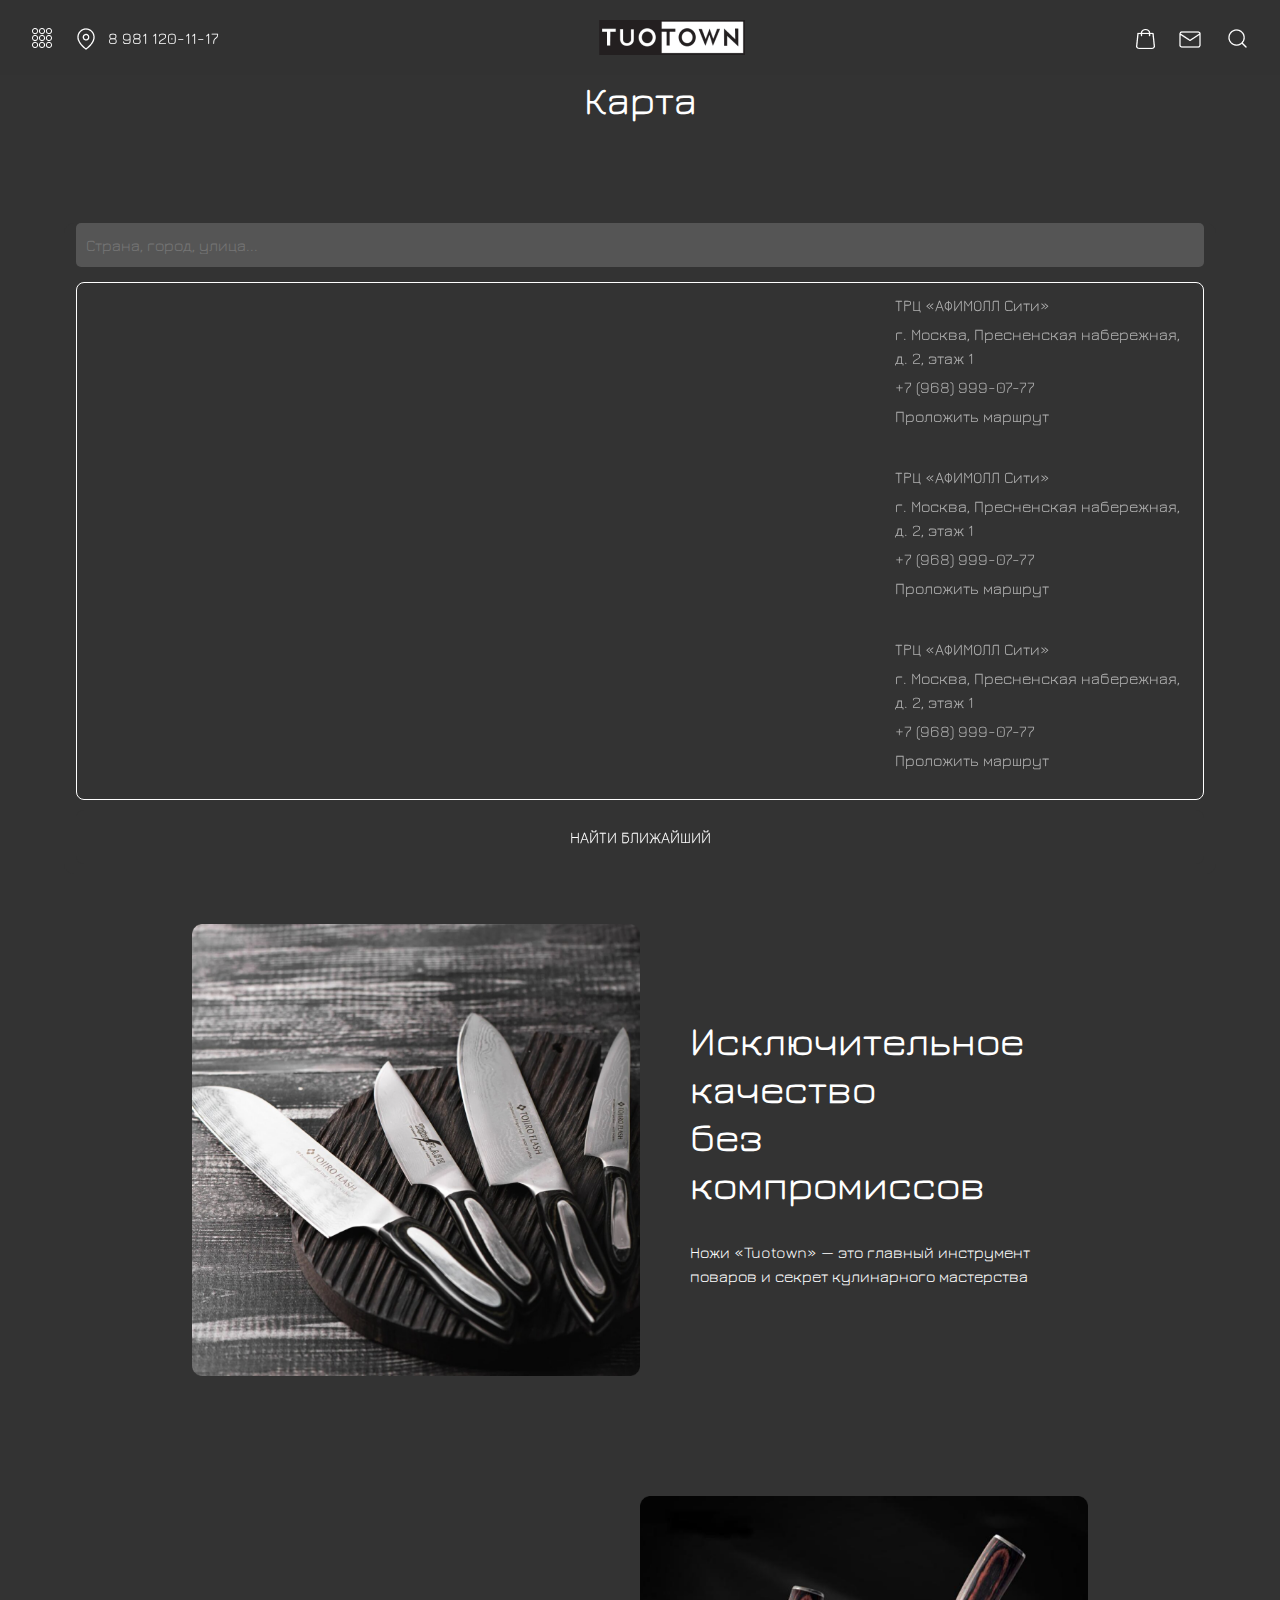
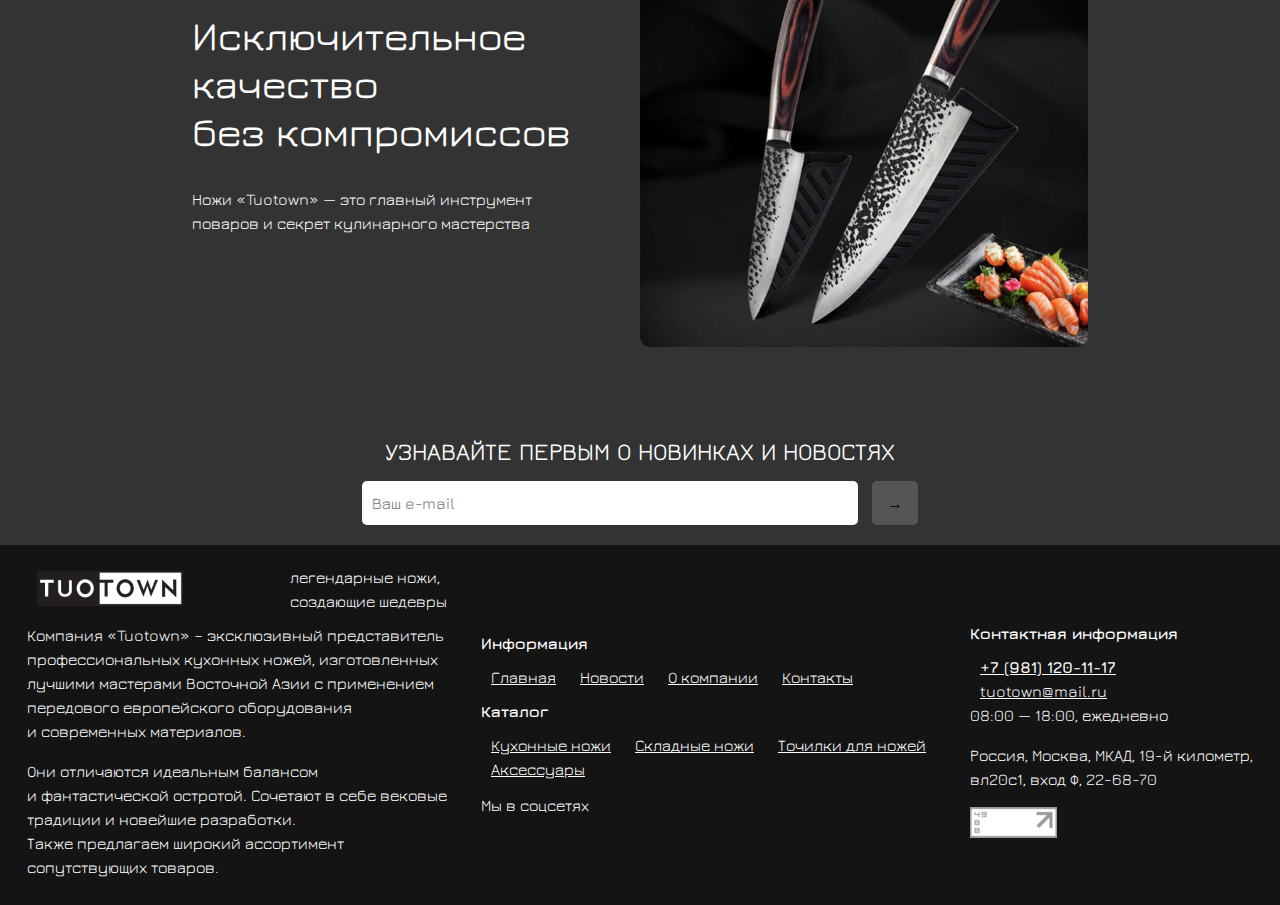
<file: Map.html>
<!DOCTYPE html>
<html lang="ru">
<head>
    <meta charset="UTF-8">
    <meta name="viewport" content="width=device-width, initial-scale=1.0">
    <!-- Bootstrap link -->
    <link href="https://cdn.jsdelivr.net/npm/bootstrap@5.3.3/dist/css/bootstrap.min.css" rel="stylesheet" integrity="sha384-QWTKZyjpPEjISv5WaRU9OFeRpok6YctnYmDr5pNlyT2bRjXh0JMhjY6hW+ALEwIH" crossorigin="anonymous">
    <!-- Font awesome link -->
    <link rel="stylesheet" href="https://cdnjs.cloudflare.com/ajax/libs/font-awesome/6.6.0/css/all.min.css" integrity="sha512-Kc323vGBEqzTmouAECnVceyQqyqdsSiqLQISBL29aUW4U/M7pSPA/gEUZQqv1cwx4OnYxTxve5UMg5GT6L4JJg==" crossorigin="anonymous" referrerpolicy="no-referrer" />
    <!-- Css link -->
    <link rel="stylesheet" href="./mapstyle/map.css">
    <title>Map</title>
</head>
<body>

   <!-- Navbar section start --> 
<div class="head-all"> 
    <nav id="navbar"> 
        <div class="nav-lockal"> 
            <img src="./map.images/header icon (3).png" alt="" class="bars"> 
            <a href="./Map.html"><img src="./map.images/header icon (4).png" alt="" class="nav-locka"></a> 
            <a href="./servis.html" class="tel">8 981 120-11-17</a> 
            <div class="nav-phone"> 
                <a href="tel:8 981 120-11-17"><img src="./img/Home-img/icons/header icon.png" alt=""></a> 
                <img src="./map.images/header icon.png" alt=""> 
            </div> 
        </div> 
        <div class="nav-logo"> 
            <a href="./index.html"><img src="./map.images/logo (3).png" alt=""> </a>
        </div> 
        <div class="nav-email"> 
            <a href="./Catalog.html" class="nav-shop"><img src="./map.images/header icon (2).png" alt="" class="nav-shop"></a> 
            <div class="nav-email2"> 
                <a href="./servis.html"><img src="./map.images/header icon (1).png" alt=""></a> 
                <a href=""><img src="./map.images/header icon.png" alt=""></a> 
            </div> 
        </div> 
        <ul class="nav-list"> 
            <div class="nav-bars">
                <img src="./map.images/Vector.png" alt="" class="nav-menu"> 
                <div class="nav-email3"> 
                    <a href="./servis.html"><img src="./map.images/header icon (1).png" alt=""></a> 
                    <a href=""><img src="./map.images/header icon.png" alt=""></a> 
                </div> 
            </div> 
            <li class="nav-itm"> 
                <a href="./Catalog.html">Кухонные ножи TUOTOWN</a> 
            </li> 
            <li class="nav-itm"> 
                <a href="./Catalog-2.html">Складные ножи TUOTOWN</a> 
            </li> 
            <li class="nav-itm"> 
                <a href="./Catalog-2.html">Кухонные ножи QXF</a> 
            </li> 
            <li class="nav-itm"> 
                <a href="./Catalog-2.html">Точильные камни</a> 
            </li> 
            <li class="nav-itm"> 
                <a href="./Catalog-2.html">Наборы для BBQ</a> 
            </li> 
            <li class="nav-itm"> 
                <a href="./Catalog-2.html">Кухонные принадлежности</a> 
            </li> 
            <li class="nav-itm"> 
                <a href="./Catalog-2.html">Туристические товары</a> 
            </li> 
            <div class="nav-contact"> 
                <a href="./Product.html">Новости</a> <br> 
                <a href="./Catalog.html">О компании</a> <br> 
                <a href="./servis.html">Контакты</a> <br> 
                <a href="./Catalog.html">Как проехать</a> 
            </div> 
        </ul> 
    </nav> 
</div> 
<!-- Navbar section end -->

    <section class="Карта">
        <h1>Карта</h1>
    </section>

    <div class="container">
        <div class="search-box">
            <input type="text"  placeholder="Страна, город, улица...">
        </div>
        <div class="map-container">
            <div class="map-box">
                <a href="https://www.google.com/maps" target="_blank">
                    <iframe 
                        src="https://www.google.com/maps/embed?pb=!1m18!1m12!1m3!1d29061.81525315457!2d-77.0368707!3d38.9071923!2m3!1f0!2f0!3f0!3m2!1i1024!2i768!4f13.1!3m3!1m2!1s0x89b7b9d0bd7693e5%3A0x6f93b0f89b83d5bd!2sWashington%2C%20DC%2C%20USA!5e0!3m2!1sen!2s!4v1614822404716!5m2!1sen!2s" 
                        width="600" 
                        height="450" 
                        style="border:0;" 
                        allowfullscreen="" 
                        loading="lazy"></iframe>
                </a>
            </div>
            <div class="info">
                <ul>
                    <li><a href="https://goo.gl/maps/XwShC8uZhP12" target="_blank">ТРЦ «АФИМОЛЛ Сити»</a></li>
                    <li><a href="https://goo.gl/maps/XwShC8uZhP12" target="_blank">г. Москва, Пресненская набережная, д. 2, этаж 1</a></li>
                    <li><a href="tel:+79689990777">+7 (968) 999-07-77</a></li>
                    <li><a href="https://goo.gl/maps/XwShC8uZhP12" target="_blank">Проложить маршрут</a></li>
                </ul>
                <ul>
                    <li><a href="https://goo.gl/maps/XwShC8uZhP12" target="_blank">ТРЦ «АФИМОЛЛ Сити»</a></li>
                    <li><a href="https://goo.gl/maps/XwShC8uZhP12" target="_blank">г. Москва, Пресненская набережная, д. 2, этаж 1</a></li>
                    <li><a href="tel:+79689990777">+7 (968) 999-07-77</a></li>
                    <li><a href="https://goo.gl/maps/XwShC8uZhP12" target="_blank">Проложить маршрут</a></li>
                </ul>
                <ul>
                    <li><a href="https://goo.gl/maps/XwShC8uZhP12" target="_blank">ТРЦ «АФИМОЛЛ Сити»</a></li>
                    <li><a href="https://goo.gl/maps/XwShC8uZhP12" target="_blank">г. Москва, Пресненская набережная, д. 2, этаж 1</a></li>
                    <li><a href="tel:+79689990777">+7 (968) 999-07-77</a></li>
                    <li><a href="https://goo.gl/maps/XwShC8uZhP12" target="_blank">Проложить маршрут</a></li>
                </ul>
            </div>
        </div>
        <button class="find-nearest">НАЙТИ БЛИЖАЙШИЙ</button>
    </div>
    <div class="content-img">
        <img src="./map.images/knife.png" alt="">
        <div class="img-text">
            <h1>Исключительное качество <br> без компромиссов</h1>
            <br>
            <p>Ножи «Tuotown» — это главный инструмент <br> поваров и секрет кулинарного мастерства</p>
        </div>
    </div>
    <div class="content-img1">
        <div class="img-text">
            <h1>Исключительное качество <br> без компромиссов</h1>
            <br>
            <p>Ножи «Tuotown» — это главный инструмент <br> поваров и секрет кулинарного мастерства</p>
        </div>
        <img src="./map.images/knife 1.png" alt="">
    </div>
    
    
    <header class="header">
        <h1>УЗНАВАЙТЕ ПЕРВЫМ О НОВИНКАХ И НОВОСТЯХ</h1>
        <input type="email" placeholder="Ваш e-mail">
        <button>→</button>
      </header>
      
      <!-- Footer section start --> 
    <footer id="footer"> 
        <div class="footer-cards"> 
            <div class="footer-card"> 
                <div class="footer-logo">
                    <a href="./index.html"><img src="./map.images/logo (3).png" alt=""> </a>
                    <div>легендарные ножи, <br> создающие шедевры</div> 
                </div> 
                <p>Компания «Tuotown» – эксклюзивный представитель <br> 
                    профессиональных кухонных ножей, изготовленных <br> 
                    лучшими мастерами Восточной Азии с применением <br> 
                    передового европейского оборудования <br> 
                    и современных материалов. </p> 
                <p>Они отличаются идеальным балансом <br> 
                    и фантастической остротой. Сочетают в себе вековые <br> 
                    традиции и новейшие разработки. <br> 
                    Также предлагаем широкий ассортимент <br> 
                    сопутствующих товаров.</p> 
            </div> 
            <div class="footer-card"> 
                <div class="footer-text">Информация</div> 
                <div class="footer-nav"> 
                    <a href="./index.html">Главная</a> 
                    <a href="./Product.html">Новости</a> 
                    <a href="./Catalog.html">О компании</a> 
                    <a href="./servis.html">Контакты</a> 
                </div> 
                <div class="footer-text">Каталог</div> 
                <div class="footer-nav"> 
                    <a href="./Catalog-2.html">Кухонные ножи</a> 
                    <a href="./Catalog-2.html">Складные ножи</a> 
                    <a href="./Catalog-2.html">Точилки для ножей</a> <br> 
                    <a href="./Catalog-2.html">Аксессуары</a> 
                </div> 
                <div class="footer-icons"> 
                    <div>Мы в соцсетях</div> 
                    <div class="footer-icon"> 
                        <a href="https://www.facebook.com/"><i class="fa-brands fa-facebook"></i></a> 
                        <a href="https://webflow.com/"><i class="fa-brands fa-webflow"></i></a> 
                        <a href="https://www.instagram.com/"><i class="fa-brands fa-instagram"></i></a> 
                        <a href="https://www.youtube.com/"><i class="fa-brands fa-youtube"></i></a> 
                    </div> 
                </div> 
            </div> 
            <div class="footer-card"> 
                <div class="footer-text">Контактная информация</div> 
                <a href="tel:+7 (981) 120-11-17" class="footer-text">+7 (981) 120-11-17</a> <br> 
                <a href="tuotown@mail.ru">tuotown@mail.ru</a> 
                <p>08:00 — 18:00, ежедневно</p> 
                <p>Россия, Москва, МКАД, 19-й километр, <br> 
                    вл20с1, вход Ф, 22-68-70</p> 
                <img src="./map.images/image 9.png" alt=""> 
            </div> 
        </div> 
    </footer> 
<!-- Footer section end -->

    <script src="./Js/mapJS/map.js"></script>
    <script src="https://cdn.jsdelivr.net/npm/bootstrap@5.3.3/dist/js/bootstrap.bundle.min.js" integrity="sha384-YvpcrYf0tY3lHB60NNkmXc5s9fDVZLESaAA55NDzOxhy9GkcIdslK1eN7N6jIeHz" crossorigin="anonymous"></script>
</body>
</html>
</file>
<file: HomeStyle/index.css>
@import url('https://fonts.googleapis.com/css2?family=Inter:wght@100..900&family=Montserrat:ital,wght@0,100..900;1,100..900&display=swap');
* {
    padding: 0; margin: 0;
    box-sizing: border-box;
    transition: 0.4s;
    font-family: "Montserrat";
}
:root {
    --dark-light: #333333;
    --dark-black: #141414:
    --activ-red: #ff0000;
}
body {
    background-color: var(--dark-light);
}
a {
    text-decoration: none;
}

/* Head css start */
#head {
    width: 100%;
    height: 80vh;
    background: url(../img/Home-img/card/knif-bg.png) center no-repeat;
    background-size: cover;
}
/* Navbar css start */
.head-all {
    width: 100%;
    position: relative;
}
#navbar {
    width: 100%;
    padding: 20px;
    display: flex;
    align-items: center;
    justify-content: space-between;
    position: sticky;
    top: 0px;
    z-index: 100;
    background-color: #333333af;
}
.nav-lockal {
    display: flex;
    align-items: center;
}
.nav-lockal img {
    margin: 0 10px;
}
.nav-email {
    display: flex;
}
.nav-email img {
    margin: 0 10px;
}
.nav-bars {
    display: flex;
    justify-content: space-between;
    align-items: center;
}
.nav-bars img {
    margin: 0 5px;
}
.bars {
    cursor: pointer;
}
.nav-lockal a {
    color: #fff;
}
.nav-list {
    width: 400px;
    background-color: #00000093;
    backdrop-filter: blur(5px);
    padding: 30px;
    position: absolute;
    left: 0; top: 0;
    transform: translateX(-1200px);
    height: 100vh;
    transition: 0.8s;
}
.nav-trans {
    transform: translateX(0px) !important;
    transition: 0.6s;
}
.nav-menu {
    cursor: pointer;
}
.nav-itm {
    list-style: none;
    margin: 10px 0;
}
.nav-itm a {
    color: #fff;
    font-weight: 700;
}
.nav-contact {
    margin-top: 40px;
}
.nav-contact a {
    color: #ffffff70;
}
.nav-phone {
    display: none;
}
.nav-email3 {
    display: none;
}
/* Navbar css end */

/* Head-all css start */
.head-all2 {
    padding: 50px;
}
.head-all2 h1 {
    color: #fff;
}
.head-all2 div {
    color: #fff;
    margin: 15px 0;
}
.head-btn {
    background-color: transparent;
    color: #fff;
    border: 2px solid red;
    outline: none;
    padding: 10px 15px;
    border-radius: 20px;
    margin-top: 100px;
}
.head-btn:hover {
    background-color: red;
    font-weight: 700;
}
.head-btn1 {
    display: none;
}
.swiper-pagination {
    color: #fff;
}
.swiper-pagination-bullet-active {
    color: #fff;
    background-color: transparent;
    padding: 5px;
}
.main-imgs span:hover {
    width: 60px;
    height: 40px;
    border-radius: 10px;
    background-color: red;
    padding: 5px;
    display: flex;
    align-items: center;
    justify-content: space-between;
    cursor: pointer;
}
.main-imgs span:hover img {
    display: flex;
}
.main-imgs span img {
    width: 20px;
    height: 20px;
    display: none;
    color: #fff;
}
/* Head-all css end */

@media screen and (max-width: 600px) {
    .nav-email2 {
        display: none;
    }
    .nav-list {
        width: 100%;
    }
    .tel {
        display: none;
    }
    .nav-phone {
        display: flex;
    }
    .nav-shop {
        display: none;
    }
    .nav-locka {
        display: none;
    }
    .nav-email3 {
        display: flex;
    }
}
@media screen and (max-width: 400px) {
    .head-all2 {
        padding: 10px;
    }
    .head-btn1 {
        background-color: red;
        color: #fff;
        border: 2px solid red;
        outline: none;
        padding: 10px 15px;
        border-radius: 20px;
        margin-top: 50px;
        display: block;
    }
    .head-btn {
        display: none;
    }
}
/* Head css end */

/* Icons css start */
#icons {
    display: grid;
    grid-template-columns: repeat(auto-fit, minmax(50px, 1fr));
    text-align: center;
    margin-top: 50px;
}
#icons img {
    width: 50px;
}
#icons a {
    color: gray;
    margin: 10px 0;
}
#icons a:hover {
    color: red;
}
/* Icons css end */

/* Main css start */
.main-cards {
    display: grid;
    grid-template-columns: repeat(auto-fit, minmax(700px, 1fr));
    padding: 50px;
}
.main-card {
    display: flex;
    margin: 0 auto;
    height: 400px;
}
.main-card.main-img {
    background: url(../img/Home-img/card/knif\ card\ 10.png) center no-repeat;
    background-size: cover;
    width: 80%;
    height: 400px;
    position: relative;
    border-radius: 20px;
}
.main-card.main-img div {
    position: absolute;
    bottom: 10px;
    color: #fff;
    font-weight: 700;
    left: 10px;
}
.main-card-div {
    position: relative;
    width: 300px;
    height: 300px;
    margin: 0 20px;
}
.main-img {
    width: 100px;
}
.main-imgs img {
    background-color: #141414;
    width: 300px;
    height: 300px;
    border-radius: 20px;
}
.main-imgs span {
    position: absolute;
    top: 0;
    right: 10px;
    color: #fff;
    font-size: x-large;
}
.main-imgs span img {
    background-color: transparent;
    border-radius: none;
}
.m-bold {
    font-weight: 700;
    color: #fff;
    margin-top: 10px;
}
.m-price {
    display: flex;
    align-items: center;
    color: #fff;
    justify-content: space-between;
}
.m-price span {
    color: red;
}
.main-img2 {
    background: url(../img/Home-img/card/instagram.png) center no-repeat;
    background-size: cover;
    position: relative;
    width: 300px;
    height: 300px;
    border-radius: 20px;
}
.main-img2 div {
    position: absolute;
    right: 10px; top: 10px;
    color: #fff;
    display: flex;
    align-items: center;
}
.main-img2 div img {
    margin-right: 10px;
}
/* Main-res css start */
#main-res {
    display: none;
}
.main-res-all {
    width: 100%;
    display: flex;
    align-self: center;
    justify-content: center;
    flex-direction: column;
}
.res-card {
    display: block;
    margin: 10px auto;
    color: #fff;
}
.res-bold {
    color: #fff;
    font-weight: 700;
    margin: 10px 0;
}
.res-slid {
    padding: 10px 0;
    background-color: #141414;
    text-align: center;
}
.res-slid img {
    width: 75%;
}
.res-k {
    background-color: #141414;
    text-align: center;
}
.res-k img {
    width: 75%;
    padding: 10px 0;
}
.res-kinif {
    background-color: #141414;
    text-align: center;
    color: #fff;
}
.res-kinif img {
    width: 300px;
}
.res-x {
    margin: 10px auto;
    width: 135px;
    border-bottom: 2px solid red;
}
.res-text {
    margin: 10px auto;
    width: 300px;
    display: flex;
    align-items: center;
    justify-content: space-between;
    border-bottom: 1px solid gray;
    padding: 10px;
}
.res-harak {
    color: gray;
    display: flex;
    justify-content: center;
    align-items: center;
}
.r-plus {
    font-size: xxx-large;
}
.res-t {
    text-transform: uppercase;
    margin-left: 10px;
}
/* Main-res css end */
@media screen and (max-width: 1400px) {
    .main-cards {
        padding: 10px;
    }
    .main-card {
        margin: 20px auto;
    }
}
@media screen and (max-width: 700px) {
    #icons {
        display: none;
    }
    #main {
        display: none;
    }
    #main-res {
        display: block;
    }
}
@media screen and (max-width:  500px) {
    .res-card {
        width: 100%;
        text-align: center;
    }
    .res-k img {
        width: 100%;
        margin: 10px 10px;
    }
    .res-slid img {
        width: 100%;
        margin: 10px;
    }
    .res-kinif {
        width: 100%;
    }
    .res-kinif img {
        width: 80%;
    }
    .res-text {
        width: 100%;
    }
}
/* Main css end */

/* Cards css start */
#cards {
    border-bottom: 1px solid #141414;
    padding: 10px;
}
#cards h2 {
    text-align: center;
    color: #fff;
}
.cards-all {
    display: grid;
    grid-template-columns: repeat(auto-fit, minmax(300px,1fr));
    justify-content: center;
    margin-top: 20px;
}
.cards-inputs {
    background-color: #141414;
    width: 240px;
    height: 50px;
    display: flex;
    align-items: center;
    margin: 0 auto;
    padding: 5px;
    border-radius: 10px;
}
.cards-inputs input {
    background-color: transparent;
    border: none;
    outline: none;
    color: #fff;
}
.cards-inputs button {
    background-color: transparent;
    border: none;
}
.cards-card-div {
    width: 300px;
    height: 400px;
    background-color: #141414;
    border-radius: 10px;
    padding: 10px;
    position: relative;
}
.cards-card {
    height: 400px;
    border-radius: 10px;
    margin: 10px auto;
}
.cards-card-div {
    height: 400px;
}
.card-imgs span {
    position: absolute;
    top: 0; right: 10px;
    color: #fff;
    font-size: x-large;
}
.card-imgs span:hover {
    width: 60px;
    height: 40px;
    border-radius: 10px;
    background-color: red;
    padding: 5px;
    display: flex;
    align-items: center;
    justify-content: space-between;
    cursor: pointer;
}
.card-imgs span:hover img {
    display: flex;
}
.card-imgs span img {
    width: 20px;
    height: 20px;
    display: none;
    color: #fff;
}
.cards-img {
    width: 300px;
    height: 300px;
}
.cards-text {
    display: none;
    color: #fff;
    font-weight: 700;
    border-bottom: 2px solid red;
    width: 140px;
}
@media screen and (max-width: 600px) {
    .cards-text {
        display: block;
    }
    .cards-inputs {
        display: none;
    }
    #cards h2 {
        display: none;
    }
    .cards-all {
        grid-template-columns: repeat(auto-fit, minmax(150px, 1fr));
    }
    .cards-card {
        width: 150px;
        height: 230px;
    }
    .cards-card-div {
        width: 150px;
        height: 230px;
    }
    .cards-img  {
        width: 150px;
        height: auto;
    }
}
/* Cards css end */

/* Cards2 css start */
#cards2 {
    padding: 20px;
}
.cards2-text {
    display: flex;
    align-items: center;
    justify-content: center;
    color: #fff;
}
.cards2-text div:first-child {
    border-bottom: 1px solid red;
}
.cards2-text div:last-child {
    color: gray;
}
.cards2-all {
    display: grid;
    grid-template-columns: repeat(auto-fit, minmax(300px, 1fr));
    margin: 20px 0;
    border-bottom: 1px solid #141414;
    padding: 10px;
}
.cards2-text div {
    margin: 0 10px;
}
.cards-card-div {
    margin: 10px auto;
}
.m-price {
    display: flex;
    align-items: center;
}
@media screen and (max-width: 600px) {
    .cards2-all {
        grid-template-columns: repeat(auto-fit, minmax(150px, 1fr));
    }
    .cards-card-div {
        margin: 10px auto;
    }
    .m-price div {
        font-size: small;
    }
}
@media screen and (max-width: 600px) {
    #about {
        display: none;
    }
}
/* Cards2 css end */

/* About css start */
#about {
    border-bottom: 1px solid #141414;
    padding: 5px;
}
.about-card {
    width: 90%;
    margin: 0 auto;
    display: flex;
    align-items: center;
    justify-content: space-between;
}
.about-text {
    color: #fff;
}
.about-text p {
    color: gray;
}
.about-img2 {
    width: 300px;
    display: none;
}
.about-card2 {
    width: 90%;
    margin: 0 auto;
    display: flex;
    align-items: center;
    justify-content: space-between;
    display: none;
}
@media screen and (max-width: 992px) {
    .about-card2 {
        display: flex;
    }
    .about-img {
        display: none;
    }
    .about-img2 {
        display: block;
    }
    .about-card {
        width: 100%;
        padding: 10px;
    }
    .about-text h2 {
        font-size: large;
    }
    .about-text {
        padding: 5px;
    }
    .about-text p {
        font-size: small;
    }
    .about-card2 {
        width: 100%;
        padding: 10px;
    }
}
/* About css end */

/* Novosti css start */
#novosti {
    width: 90%;
    padding: 10px;
    display: block;
    justify-content: center;
}
#novosti h2 {
    color: #fff;
    margin-left: 100px;
}
.novosti-all {
    display: grid;
    grid-template-columns: repeat(auto-fit, minmax(380px, 1fr));
    gap: 10px;
}
#novost-cards {
    display: block;
    margin: 0 auto;
    border-radius: 10px !important;
}
.novosti-card1 {
    width: 380px;
    height: 480px;
    background: url(../img/Home-img/card/Rectangle\ 41.png) center no-repeat;
    position: relative;
}
.novosti-card2 {
    width: 380px;
    height: 480px;
    background: url(../img/Home-img/card/Rectangle\ 40.png) center no-repeat;
    position: relative;
}
.novosti-card3 {
    width: 380px;
    height: 480px;
    background: url(../img/Home-img/card/Rectangle\ 43.png) center no-repeat;
    position: relative;
}
.n-card-all {
    background: linear-gradient(#000000, #00000000);
    height: 480px;
    width: 380px;
    border-radius: 10px;
    margin: 0 auto;
}
.n-card-all:hover p {
    background-color: red;
}
.n-card-all p {
    width: 100%;
    height: 150px;
    padding: 5px;
    height: auto;
    color: #fff;
    font-weight: 600;
    position: absolute;
    border-bottom-left-radius: 10px;
    border-bottom-right-radius: 10px;
    bottom: -8px;
}
.novosti-data {
    position: absolute;
    top: 10px; right: 10px;
    color: #fff;
}
@media screen and (max-width: 900px) {
    #novosti {
        width: 100%;
    }
    #novosti h2 {
        margin: 0px;
    }
    .novosti-all {
        display: flex;
        flex-direction: column;
        align-items: center;
        justify-content: center;
    }
    .n-card-all {
        width: 100%;
    }
    .n-card-all p {
        bottom: -15px;
    }
    .novosti-card1 {
        background: url(../img/Home-img/card/Rectangle\ 41\ \(1\).png);
        background-size: cover;
        width: 100%;
    }
    .novosti-card2 {
        background: url(../img/Home-img/card/Rectangle\ 40\ \(1\).png);
        background-size: cover;
        width: 100%;
    }
    .novosti-card3 {
        background: url(../img/Home-img/card/Rectangle\ 43\ \(1\).png);
        background-size: cover;
        width: 100%;
    }
    #novost-cards {
        width: 90%;
    }
}
@media screen and (max-width: 600px) {
    #novosti {
        display: none;
    }
}
/* Novosti css end */

/* F-btn css start */
#f-btn {
    text-align: center;
    color: #fff;
    margin: 10px 0;
    display: none;
}
.f-btn {
    width: 250px;
    padding: 10px;
    background-color: #141414;
    margin: 0 auto;
}
.f-btn input {
    background-color: transparent;
    border: none;
    outline: none;
    color: #fff;
}
.f-btn button {
    background-color: transparent;
    border: none;
    color: #fff;
}
/* F-btn css end */

/* Footer css start */
#footer {
    background-color: #141414;
    padding: 10px;
}
.footer-cards {
    display: flex;
    align-items: center;
    justify-content: space-around;
    color: #fff;
}
.footer-cards a {
    color: #fff;
    margin: 0 10px
}
.footer-logo {
    display: flex;
    align-items: center;
    justify-content: space-between;
    margin: 10px 0;
}
.footer-text {
    font-weight: 700;
    margin: 10px 0;
}
.footer-icons {
    display: flex;
    margin: 10px 0;
    align-items: center;
    justify-content: space-between;
}
.footer-icon {
    font-size: large;
}
@media screen and (max-width: 1000px) {
    .footer-cards {
        display: block;
    }
    .footer-logo {
        width: 400px;
    }
    .footer-icons {
        width: 400px;
    }
    #f-btn {
        display: block;
    }
}
@media screen and (max-width: 500px) {
    .footer-logo {
        width: 100%;
    }
    .footer-icons {
        width: 100%;
        display: block;
    }
    .footer-card p {
        font-size: small;
    }
}
/* Footer css end */
</file>
<file: BasketStyle/basket.css>
@import url('https://fonts.googleapis.com/css2?family=Inter:wght@100..900&family=Montserrat:ital,wght@0,100..900;1,100..900&display=swap');
* {
    padding: 0; margin: 0;
    box-sizing: border-box;
    transition: 0.4s;
    font-family: "Montserrat";
}
:root {
    --dark-light: #333333;
    --dark-black: #141414:
    --activ-red: #ff0000;
}
body {
    background-color: var(--dark-light);
    overflow-x: hidden;
}
a {
    text-decoration: none;
}
/* Navbar css start */
.head-all {
    width: 100%;
    position: relative;
}
#navbar {
    width: 100%;
    padding: 20px;
    display: flex;
    align-items: center;
    justify-content: space-between;
    position: sticky;
    top: 0px;
    z-index: 100;
    background-color: #333333af;
}
.nav-lockal {
    display: flex;
    align-items: center;
}
.nav-lockal img {
    margin: 0 10px;
}
.nav-email {
    display: flex;
}
.nav-email img {
    margin: 0 10px;
}
.nav-bars {
    display: flex;
    justify-content: space-between;
    align-items: center;
}
.nav-bars img {
    margin: 0 5px;
}
.bars {
    cursor: pointer;
}
.nav-lockal a {
    color: #fff;
}
.nav-list {
    width: 400px;
    background-color: #00000093;
    backdrop-filter: blur(5px);
    padding: 30px;
    position: absolute;
    left: 0; top: 0;
    transform: translateX(-1200px);
    height: 100vh;
    transition: 0.8s;
}
.nav-trans {
    transform: translateX(0px) !important;
    transition: 0.6s;
}
.nav-menu {
    cursor: pointer;
}
.nav-itm {
    list-style: none;
    margin: 10px 0;
}
.nav-itm a {
    color: #fff;
    font-weight: 700;
}
.nav-contact {
    margin-top: 40px;
}
.nav-contact a {
    color: #ffffff70;
}
.nav-phone {
    display: none;
}
.nav-email3 {
    display: none;
}
/* Navbar css end */
@media screen and (max-width: 600px) {
    .nav-email2 {
        display: none;
    }
    .nav-list {
        width: 100%;
    }
    .tel {
        display: none;
    }
    .nav-phone {
        display: flex;
    }
    .nav-shop {
        display: none;
    }
    .nav-locka {
        display: none;
    }
    .nav-email3 {
        display: flex;
    }
}
/* Main css start */
#main {
    padding: 10px;
}
#main h2 {
    text-align: center;
    color: #fff;
    margin-left: 290px;
}
.main-k {
    display: flex;
    width: 900px;
    margin: 0 auto;
    align-items: center;
}
.main-k2 i {
    margin-right: 10px;
}
.main-k2 {
    display: flex;
    color: gray;
    align-items: center;
    cursor: pointer;
}
.main-card {
    display: flex;
    align-items: center;
    justify-content: space-between;
    color: #fff;
    background-color: #272424;
    width: 900px;
    padding: 10px;
    margin: 0px auto;
    border-bottom: 1px solid #fff;
}
.main-card:first-child {
    border-top-right-radius: 20px;
    border-top-left-radius: 20px;
}
.main-pice {
    margin: 0 10px;
    display: flex;
    align-items: center;
}
.main-pice i {
    margin-left: 10px;
    cursor: pointer;
}
.main-pice select {
    background-color: transparent;
    color: #fff;
    border: none;
    border-bottom: 1px solid #fff;
    margin: 0 10px;
}
.main-pice select option {
    color: #fff;
    background-color: #141414;
}
.main-total {
    background-color: #141414;
    width: 900px;
    margin: 0 auto;
    padding: 10px;
    color: #fff;
    text-align: right;
    border-bottom-right-radius: 20px;
    border-bottom-left-radius: 20px;
}
@media screen and (max-width: 992px) {
    .main-total {
        width: 100%;
    }
    .main-card {
        width: 100%;
    }
}
@media screen and (max-width: 700px) {
    #main {
        padding: 10px;
    }
    .main-card {
        width: 100%;
        justify-content: space-between;
    }
    .main-total {
        width: 100%;
    }
    .main-korzinka {
        display: none;
    }
    .main-k {
        width: 100%;
    }
    #main h2 {
        margin-left: 0px;
        margin: 0 auto;
    }
}
/* Main css end */

/* Location css start */
#location {
    padding: 10px;
}
.location-all {
    width: 900px;
    margin: 10px auto;
    display: flex;
    justify-content: space-between;
}
.location-card {
    display: flex;
    align-items: center;
}
.location-card img {
    width: 60px;
    height: 60px;
    padding: 18px;
    background-color: #141414;
    border-radius: 10px;
}
.location-card p {
    border-bottom: 1px solid red;
    width: 80px;
    color: #fff;
}
.l-text {
    margin-left: 10px;
    color: #fff;
}
.l-text div {
    font-size: small;
}
@media screen and (max-width: 992px) {
    .location-all {
        width: 100%;
    }
    
}
@media screen and (max-width: 700px) {
    .location-all {
        width: 100%;
        flex-direction: column;
    }
    .location-card {
        margin: 10px 0;
    }
}
/* Location css end */

/* Zakaz css start */
.zakaz-all {
    background-color: #141414;
    padding: 20px;
    width: 900px;
    margin: 0 auto;
    border-radius: 20px;
}
.zakaz-cards {
    display: flex;
    align-items: end;
    justify-content: space-between;
}
.zakaz-all h5 {
    color: #fff;
}
.zakaz-input {
    background-color: #333333;
    border-radius: 10px;
    padding: 10px 10px 30px 10px;
    margin: 20px 0;
}
.zakaz-c-all {
    width: 300px;
    color: #fff;
}
.zakaz-input input {
    background-color: transparent;
    outline: none;
    border: none;
    color: #fff;
    border-bottom: 1px solid #fff;
}
.zakaz-c-alll {
    margin-left: 10px;
}
.zakaz-c-alll .redd {
    /* display: flex; */
    color: #fff;
    font-size: small;
}
.red {
    color: red;
    display: flex;
}
.zakaz-btn {
    background-color: red;
    border: none;
    margin: 10px 0;
    outline: none;
    color: #fff;
    border-radius: 20px;
    padding: 13px;
}
.zakaz-btn:hover {
    background-color: #333333;
}
@media screen and (max-width: 992px) {
    #zakaz {
        padding: 10px;
    }
    .zakaz-all {
        width: 100%;
    }
}
@media screen and (max-width: 600px) {
    .zakaz-cards {
        flex-direction: column;
        align-items: center;
        text-align: center;
    }
}
@media screen and (max-width: 370px) {
    .zakaz-c-all {
        width: 100%;
    }
}
/* Zakaz css end */

/* F-btn css start */
#f-btn {
    text-align: center;
    color: #fff;
    margin: 10px 0;
}
.f-btn {
    width: 250px;
    padding: 10px;
    background-color: #141414;
    margin: 0 auto;
    border-radius: 10px;
}
.f-btn input {
    background-color: transparent;
    border: none;
    outline: none;
    color: #fff;
}
.f-btn button {
    background-color: transparent;
    border: none;
    color: #fff;
}
/* F-btn css end */

/* Footer css start */
#footer {
    background-color: #141414;
    padding: 10px;
}
.footer-cards {
    display: flex;
    align-items: center;
    justify-content: space-around;
    color: #fff;
}
.footer-cards a {
    color: #fff;
    margin: 0 10px
}
.footer-logo {
    display: flex;
    align-items: center;
    justify-content: space-between;
    margin: 10px 0;
}
.footer-text {
    font-weight: 700;
    margin: 10px 0;
}
.footer-icons {
    display: flex;
    margin: 10px 0;
    align-items: center;
    justify-content: space-between;
}
.footer-icon {
    font-size: large;
}
@media screen and (max-width: 1000px) {
    .footer-cards {
        display: block;
    }
    .footer-logo {
        width: 400px;
    }
    .footer-icons {
        width: 400px;
    }
    #f-btn {
        display: block;
    }
}
@media screen and (max-width: 500px) {
    .footer-logo {
        width: 100%;
    }
    .footer-icons {
        width: 100%;
        display: block;
    }
    .footer-card p {
        font-size: small;
    }
}
/* Footer css end */
</file>
<file: mapstyle/map.css>
@import url('https://fonts.googleapis.com/css2?family=Inter:wght@100..900&family=Jura:wght@300..700&display=swap');
* {
    padding: 0;
    margin: 0; 
    box-sizing: border-box; 
    font-family: "Jura", sans-serif;
    list-style: none; 
    text-decoration: none;
    transition: .45s;
}

body {
    font-family: Arial, sans-serif;
    background-color: #333;
    color: #fff;
}

/* Navbar css start */ 
.head-all { 
    width: 100%; 
    position: relative; 
} 
#navbar { 
    width: 100%; 
    padding: 20px; 
    display: flex; 
    align-items: center; 
    justify-content: space-between; 
    position: sticky; 
    top: 0px; 
    z-index: 100; 
    background-color: #333333ce; 
} 
.nav-lockal { 
    display: flex; 
    align-items: center; 
} 
.nav-lockal img { 
    margin: 0 10px; 
} 
.nav-email { 
    display: flex; 
} 
.nav-email img { 
    margin: 0 10px; 
} 
.nav-bars { 
    display: flex; 
    justify-content: space-between; 
    align-items: center; 
} 
.nav-bars img { 
    margin: 0 5px; 
} 
.bars { 
    cursor: pointer; 
} 
.nav-lockal a { 
    color: #fff; 
} 
.tel {
    text-decoration: none;
}

.nav-list { 
    width: 400px; 
    background-color: #00000088; 
    backdrop-filter: blur(5px); 
    padding: 30px; 
    position: absolute; 
    left: 0; top: 0; 
    transform: translateX(-1200px); 
    height: 100vh; 
    transition: 0.8s; 
} 
.nav-trans { 
    transform: translateX(0px) !important; 
    transition: 0.6s; 
} 
.nav-menu { 
    cursor: pointer; 
} 
.nav-itm { 
    list-style: none; 
    margin: 10px 0; 
} 
.nav-itm a { 
    color: #ffffff; 
    font-weight: 700; 
} 
.nav-contact { 
    margin-top: 40px; 
} 
.nav-contact a { 
    color: #ffffff; 
} 
.nav-phone { 
    display: none; 
} 
.nav-email3 { 
    display: none; 
} 
/* Navbar css end */

@media screen and (max-width: 600px) { 
    .nav-email2 { 
        display: none; 
    } 
    .nav-list { 
        width: 100%; 
    } 
    .tel { 
        display: none; 
    } 
    .nav-phone { 
        display: flex; 
    } 
    .nav-shop { 
        display: none; 
    } 
    .nav-locka { 
        display: none; 
    } 
    .nav-email3 { 
        display: flex; 
    } 
}

/* Main Container */
.container {
    width: 90%;
    max-width: 1200px;
    margin: 100px auto 0;
    background-color: #333;
    border-radius: 10px;
    overflow: hidden;
}
.Карта {
    text-align: center;
}
/* Map Section */
.map-section {
    padding: 15px;
}

.search-box input {
    width: 100%;
    padding: 10px;
    border: none;
    border-radius: 5px;
    background-color: #555;
    color: #fff;
    outline: none;
    margin-bottom: 15px;
}

.map-container {
    display: flex;
    flex-direction: column;
    border: 1px solid #fff;
    border-radius: 8px;
}

.map-box iframe {
    width: 100%;
    height: 100%;
    border-radius: 10px;
    background-size: cover;
}

.info ul {
    padding: 5px 10px;
    border-bottom: 1px solid #333;
}

.info ul li {
    margin: 5px 0;
}

.info ul li a {
    color: #b0b0b0;
    text-decoration: none;
}

.info ul li a:hover {
    color: #fff;
    text-decoration: underline;
}

.find-nearest {
    width: 100%;
    padding: 15px;
    background-color: #333;
    border: none;
    color: #fff;
    font-size: 16px;
    cursor: pointer;
    text-align: center;
    border-radius: 8px;
    margin: 10px 0;
}

.find-nearest:hover {
    background-color: #888;
    border: 1px solid #fff;
}

/* Content Sections */
.content-img > .img-text {
    padding: 0 50px;
}
.content-img,
.content-img1 {
    display: flex;
    align-items: center;
    padding: 50px 15%;
    flex-wrap: wrap;
}

.content-img img,
.content-img1 img {
    max-width: 100%;
    margin-bottom: 20px;
}

.img-text {
    width: 100%;
    text-align: center;
}

/* Footer */
.footer {
    background-color: #111;
    padding: 20px;
    text-align: center;
}

.social-links {
    display: flex;
    justify-content: center;
    margin-top: 10px;
}

.social-links a {
    margin: 0 5px;
    color: #fff;
    text-decoration: none;
}

.social-links a:hover {
    text-decoration: underline;
}

/* Media Queries */
@media (min-width: 768px) {
    .map-container {
        flex-direction: row;
    }

    .map-box {
        width: 70%;
    }

    .info {
        width: 30%;
        padding-left: 20px;
    }

    .content-img img,
    .content-img1 img {
        max-width: 50%;
    }

    .img-text {
        max-width: 50%;
        text-align: left;
    }
}

@media (max-width: 480px) {
    .navbar-left .menu-icon,
    .navbar-right .icon-links a {
        font-size: 16px;
        margin-right: 5px;
    }

    .navbar-center .logo img {
        width: 80px;
    }

    .map-box iframe {
        height: 200px;
    }

    .find-nearest {
        font-size: 14px;
    }

    .content-img,
    .content-img1 {
        padding: 20px 5%;
    }

    .content-img img,
    .content-img1 img {
        max-width: 100%;
    }

    .img-text {
        width: 100%;
        text-align: center;
    }
}



/* Header Styles */
.header {
    background-color: #333;
    padding: 20px;
    text-align: center;
}

.header h1 {
    margin: 0 0 15px 0;
    font-size: 24px;
}

.header input[type="email"] {
    padding: 10px;
    margin-right: 10px;
    border: none;
    border-radius: 5px;
    background-color: #fff;
    width: 40%; /* Set a width for better responsiveness */
}

.header button {
    padding: 10px 15px;
    background-color: #555;
    border: none;
    border-radius: 5px;
    cursor: pointer;
}

.header button:hover {
    background-color: #777;
}

/* Responsive Styles */
@media (max-width: 768px) {
    .header input[type="email"] {
        width: 60%; /* Adjust width for tablets */
        margin-right: 5px; /* Reduce margin for smaller screens */
    }

    .header h1 {
        font-size: 20px; /* Slightly smaller text for tablets */
    }

    .header button {
        padding: 10px; /* Adjust button padding for better fit */
    }
}

@media (max-width: 576px) {
    .header input[type="email"] {
        width: 100%; /* Full width on mobile */
        margin-bottom: 10px; /* Add margin below input */
        margin-right: 0;
    }

    .header button {
        width: 100%; /* Full width button on mobile */
    }
}

  .content .section {
    width: 30%;
    text-align: center;
  }
  
  .content .section h2 {
    margin-top: 0;
  }
  
  .content .section p {
    margin-bottom: 10px;
  }
  
  .content .section ul {
    list-style-type: none;
    padding: 0;
  }
  
  .content .section ul li {
    margin-bottom: 5px;
  }
  
  .content .section a {
    color: #fff;
    text-decoration: none;
  }
  
  .content .section a:hover {
    text-decoration: underline;
  }
  
  .footer {
    background-color: #333;
    padding: 20px;
    text-align: center;
  }
  
  .social-links {
    display: flex;
    justify-content: center;
    margin-top: 10px;
  }
  
  .social-links a {
    display: inline-block;
    margin: 0 5px;
    color: #fff;
    text-decoration: none;
  }
  
  .social-links a:hover {
    text-decoration: underline;
  }
/* Footer css start */ 
#footer { 
    background-color: #141414; 
    padding: 10px; 
} 
.footer-cards { 
    display: flex; 
    align-items: center; 
    justify-content: space-around; 
    color: #fff; 
} 
.footer-cards a { 
    color: #fff; 
    margin: 0 10px 
} 
.footer-logo { 
    display: flex; 
    align-items: center; 
    justify-content: space-between; 
    margin: 10px 0; 
} 
.footer-text { 
    font-weight: 700; 
    margin: 10px 0; 
} 
.footer-icons { 
    display: flex; 
    margin: 10px 0; 
    align-items: center; 
    justify-content: space-between; 
} 
.footer-icon { 
    font-size: large; 
} 
@media screen and (max-width: 1000px) { 
    .footer-cards { 
        display: block; 
    } 
    .footer-logo { 
        width: 400px; 
    } 
    .footer-icons { 
        width: 400px; 
    } 
    #f-btn { 
        display: block; 
    } 
} 
@media screen and (max-width: 500px) { 
    .footer-logo { 
        width: 100%; 
    } 
    .footer-icons { 
        width: 100%; 
        display: block; 
    } 
    .footer-card p { 
        font-size: small; 
    } 
} 
/* Footer css end */
</file>
